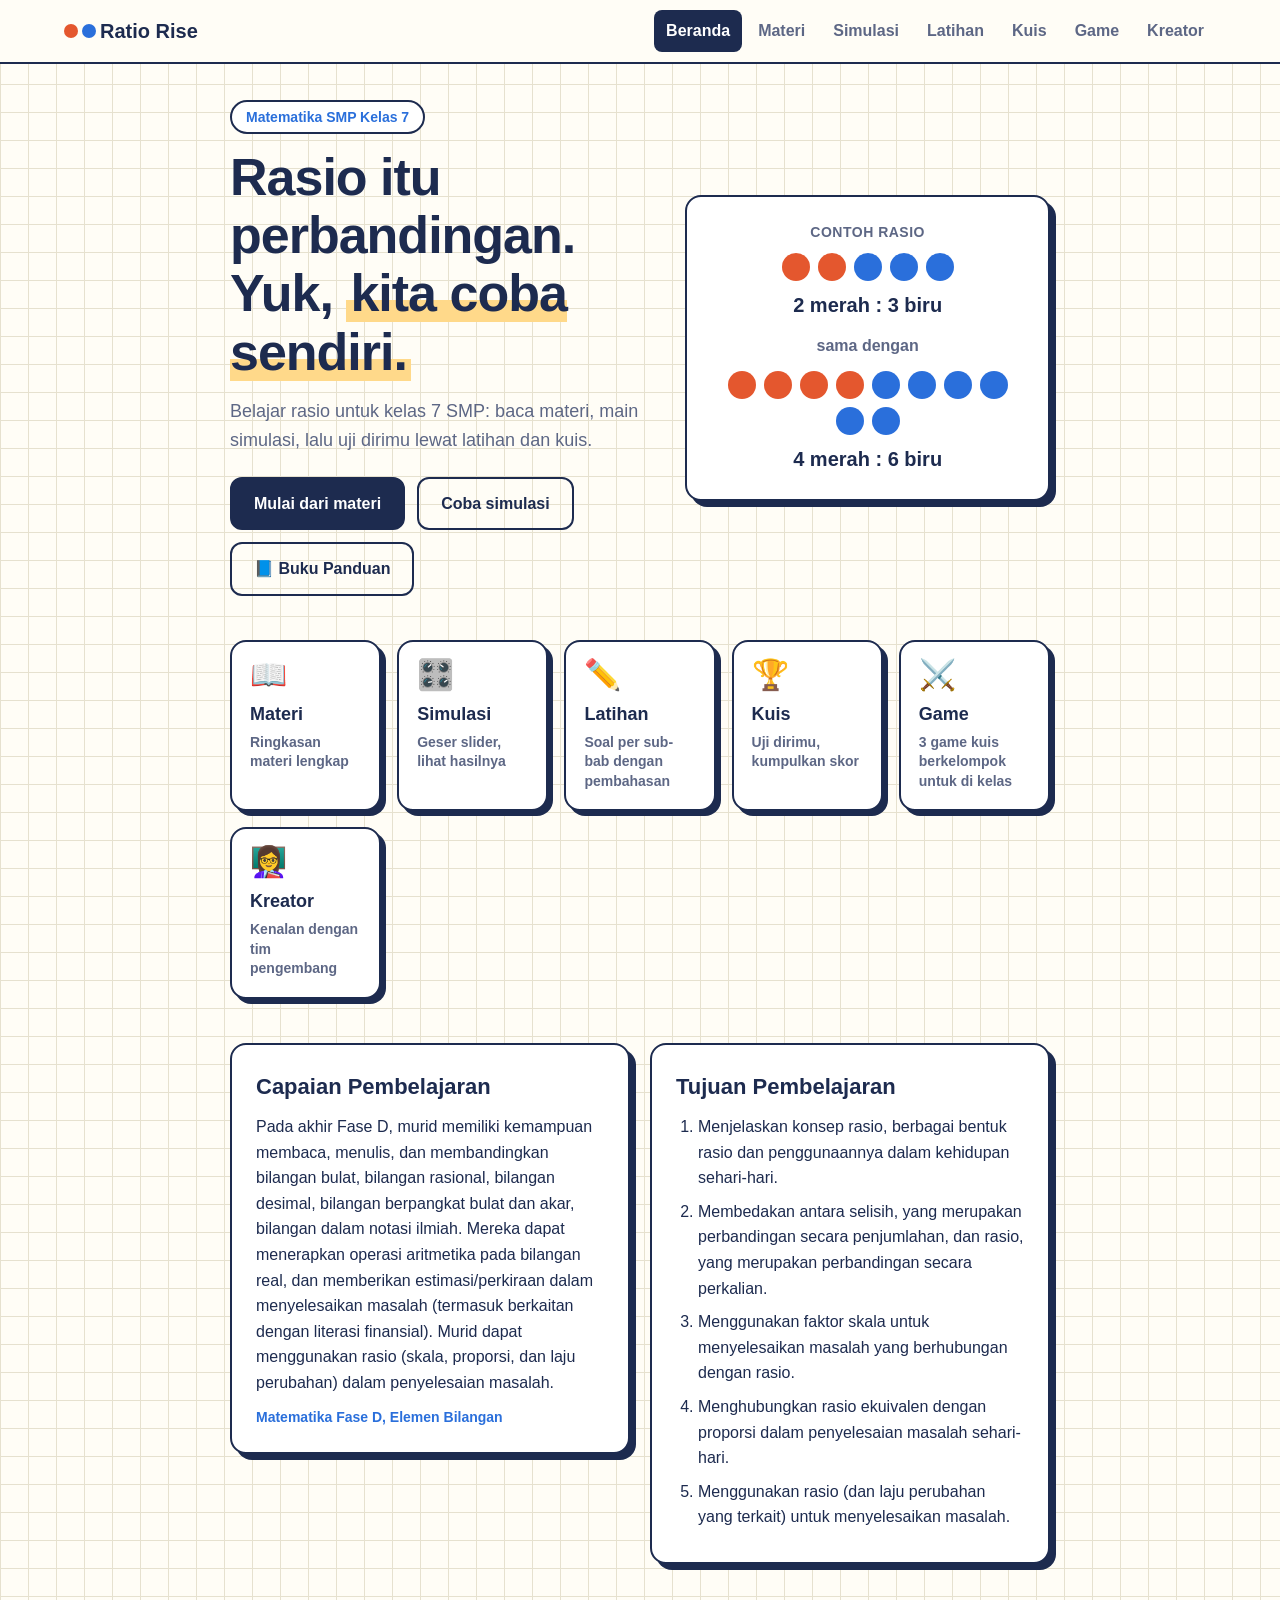
<file: index.html>
<!DOCTYPE html>
<html lang="id">
<head>
<meta charset="UTF-8">
<meta name="viewport" content="width=device-width, initial-scale=1.0">
<title>Ratio Rise - SMP Kelas 7</title>
<link rel="stylesheet" href="style.css">
</head>
<body>

<nav class="nav">
  <div class="brand"><span class="dot r"></span><span class="dot b"></span> Ratio Rise</div>
  <div class="links">
    <button data-page="home">Beranda</button>
    <button data-page="materi">Materi</button>
    <button data-page="simulasi">Simulasi</button>
    <button data-page="latihan">Latihan</button>
    <button data-page="kuis">Kuis</button>
    <button data-page="battle">Game</button>
    <button data-page="pembuat">Kreator</button>
  </div>
</nav>

<main>

<section id="home" class="page active">
  <div class="hero">
    <div class="hero-teks">
      <span class="chip">Matematika SMP Kelas 7</span>
      <h1>Rasio itu perbandingan.<br>Yuk, <span class="sorot">kita coba sendiri.</span></h1>
      <p class="lead">Belajar rasio untuk kelas 7 SMP: baca materi, main simulasi, lalu uji dirimu lewat latihan dan kuis.</p>
      <div class="row">
        <button class="btn" data-page="materi">Mulai dari materi</button>
        <button class="btn ghost" data-page="simulasi">Coba simulasi</button>
        <a class="btn ghost" href="Buku_Panduan_Media_Ratio_Rise.pdf" target="_blank" rel="noopener">📘 Buku Panduan</a>
      </div>
    </div>

    <div class="hero-demo card" aria-label="Contoh rasio 2 banding 3 sama dengan 4 banding 6">
      <p class="demo-judul">Contoh rasio</p>
      <div class="titik-baris">
        <span class="dot r mid"></span><span class="dot r mid"></span>
        <span class="dot b mid"></span><span class="dot b mid"></span><span class="dot b mid"></span>
      </div>
      <p class="demo-rasio">2 merah : 3 biru</p>
      <p class="demo-sama">sama dengan</p>
      <div class="titik-baris baris2">
        <span class="dot r mid"></span><span class="dot r mid"></span><span class="dot r mid"></span><span class="dot r mid"></span>
        <span class="dot b mid"></span><span class="dot b mid"></span><span class="dot b mid"></span><span class="dot b mid"></span><span class="dot b mid"></span><span class="dot b mid"></span>
      </div>
      <p class="demo-rasio">4 merah : 6 biru</p>
    </div>
  </div>

  <div class="fitur-grid">
    <button class="fitur" data-page="materi"><span class="ikon">📖</span><b>Materi</b><small>Ringkasan materi lengkap</small></button>
    <button class="fitur" data-page="simulasi"><span class="ikon">🎛️</span><b>Simulasi</b><small>Geser slider, lihat hasilnya</small></button>
    <button class="fitur" data-page="latihan"><span class="ikon">✏️</span><b>Latihan</b><small>Soal per sub-bab dengan pembahasan</small></button>
    <button class="fitur" data-page="kuis"><span class="ikon">🏆</span><b>Kuis</b><small>Uji dirimu, kumpulkan skor</small></button>
    <button class="fitur" data-page="battle"><span class="ikon">⚔️</span><b>Game</b><small>3 game kuis berkelompok untuk di kelas</small></button>
    <button class="fitur" data-page="pembuat"><span class="ikon">👩‍🏫</span><b>Kreator</b><small>Kenalan dengan tim pengembang</small></button>
  </div>

  <div class="cp-tp">
    <article class="card cp">
      <h3>Capaian Pembelajaran</h3>
      <p>Pada akhir Fase D, murid memiliki kemampuan membaca, menulis, dan membandingkan bilangan bulat, bilangan rasional, bilangan desimal, bilangan berpangkat bulat dan akar, bilangan dalam notasi ilmiah. Mereka dapat menerapkan operasi aritmetika pada bilangan real, dan memberikan estimasi/perkiraan dalam menyelesaikan masalah (termasuk berkaitan dengan literasi finansial). Murid dapat menggunakan rasio (skala, proporsi, dan laju perubahan) dalam penyelesaian masalah.</p>
      <p class="sumber">Matematika Fase D, Elemen Bilangan</p>
    </article>
    <article class="card tp">
      <h3>Tujuan Pembelajaran</h3>
      <ol>
        <li>Menjelaskan konsep rasio, berbagai bentuk rasio dan penggunaannya dalam kehidupan sehari-hari.</li>
        <li>Membedakan antara selisih, yang merupakan perbandingan secara penjumlahan, dan rasio, yang merupakan perbandingan secara perkalian.</li>
        <li>Menggunakan faktor skala untuk menyelesaikan masalah yang berhubungan dengan rasio.</li>
        <li>Menghubungkan rasio ekuivalen dengan proporsi dalam penyelesaian masalah sehari-hari.</li>
        <li>Menggunakan rasio (dan laju perubahan yang terkait) untuk menyelesaikan masalah.</li>
      </ol>
    </article>
  </div>
</section>

<section id="materi" class="page">
  <h2>Materi</h2>
  <p class="lead">Pilih satu bagian. Ringkasannya tampil di bawah, lalu slide lengkapnya bisa kamu baca atau unduh.</p>
  <div id="materi-menu" class="menu"></div>
  <div id="materi-isi" class="card"><p>Pilih salah satu bagian materi di atas.</p></div>
</section>

<section id="simulasi" class="page">
  <h2>Simulasi</h2>
  <p class="lead">Pilih satu simulasi, lalu geser slider untuk mencobanya sendiri.</p>

  <div class="menu sim-menu">
    <button data-sim="1" class="on">1. Konsep Rasio</button>
    <button data-sim="2">2. Selisih dan Rasio</button>
    <button data-sim="3">3. Faktor Skala</button>
    <button data-sim="4">4. Rasio Ekuivalen dan Proporsi</button>
    <button data-sim="5">5. Laju Perubahan</button>
  </div>

  <div class="card">

    <div id="sim-1" class="sim active">
      <p>Geser slider untuk mengubah jumlah bola merah dan biru, lalu lihat rasionya.</p>
      <label>Bola merah: <b id="n-r">3</b>
        <input type="range" id="s-r" min="1" max="20" value="3"></label>
      <label>Bola biru: <b id="n-b">5</b>
        <input type="range" id="s-b" min="1" max="20" value="5"></label>
      <div id="bola" class="bola" aria-live="polite"></div>
      <p class="hasil">Rasio merah : biru = <b id="r-asli">3 : 5</b></p>
      <p class="hasil">Bentuk paling sederhana = <b id="r-sederhana">3 : 5</b></p>
      <p id="r-catatan" class="catatan"></p>
    </div>

    <div id="sim-2" class="sim">
      <p>Dua bilangan A dan B dibandingkan lewat selisih dan rasio. Pilih operasi yang dilakukan pada keduanya, lalu lihat apa yang berubah.</p>
      <div class="subtabs" id="mode2">
        <button data-m="tambah" class="on">Penjumlahan</button>
        <button data-m="kurang">Selisih (pengurangan)</button>
        <button data-m="kali">Perkalian</button>
      </div>
      <label>Bilangan A: <b id="a2">4</b>
        <input type="range" id="s2a" min="1" max="15" value="4"></label>
      <label>Bilangan B: <b id="b2">8</b>
        <input type="range" id="s2b" min="1" max="15" value="8"></label>
      <label><span id="lab2">Keduanya ditambah</span>: <b id="t2">0</b>
        <input type="range" id="s2t" min="0" max="20" value="0"></label>
      <div class="batang"><span>A</span><div class="jalur"><div class="bar r" id="bar2a"></div></div><b id="v2a"></b></div>
      <div class="batang"><span>B</span><div class="jalur"><div class="bar b" id="bar2b"></div></div><b id="v2b"></b></div>
      <p class="hasil">Selisih: <b id="sel2"></b></p>
      <p class="hasil">Rasio A : B = <b id="ras2"></b></p>
      <p id="cat2" class="catatan"></p>
    </div>

    <div id="sim-3" class="sim">
      <div class="subtabs">
        <button data-sub="s3-faktor" class="on">Faktor skala</button>
        <button data-sub="s3-peta">Skala, JP, JS</button>
      </div>

      <div id="s3-faktor" class="sub active">
        <p>Persegi panjang awal berukuran 4 cm × 3 cm (garis putus-putus). Ubah faktor skalanya.</p>
        <label>Faktor skala: <b id="k3">1</b>
          <input type="range" id="s3" min="0.5" max="3" step="0.5" value="1"></label>
        <div class="kanvas"><div class="rect asli"></div><div class="rect" id="rect3"></div></div>
        <p class="hasil">Panjang: <b id="p3"></b></p>
        <p class="hasil">Lebar: <b id="l3"></b></p>
        <p id="c3" class="catatan"></p>
      </div>

      <div id="s3-peta" class="sub">
        <p>Skala = Jarak Peta (JP) : Jarak Sebenarnya (JS). Pilih yang dicari, lalu atur dua lainnya.</p>
        <label>Yang dicari:
          <select id="cari3">
            <option value="js">Jarak sebenarnya (JS)</option>
            <option value="jp">Jarak peta (JP)</option>
            <option value="skala">Skala</option>
          </select></label>
        <label>Skala: 1 :
          <select id="skala3">
            <option value="1000">1.000</option>
            <option value="10000">10.000</option>
            <option value="100000">100.000</option>
            <option value="200000" selected>200.000</option>
            <option value="500000">500.000</option>
          </select></label>
        <label>JP: <b id="vjp3">3</b> cm
          <input type="range" id="jp3" min="1" max="20" value="3"></label>
        <label>JS: <b id="vjs3">6</b> km
          <input type="range" id="js3" min="1" max="100" value="6"></label>
        <p class="hasil" id="hasil3"></p>
        <p class="catatan">Skala ditulis 1 : S, artinya 1 cm di peta mewakili S cm sebenarnya. Rumus: skala = JP ÷ JS, JP = JS × skala, JS = JP ÷ skala.</p>
      </div>
    </div>

    <div id="sim-4" class="sim">
      <div class="subtabs">
        <button data-sub="s4-eku" class="on">Rasio ekuivalen</button>
        <button data-sub="s4-proporsi">Proporsi</button>
        <button data-sub="s4-senilai">Perbandingan senilai</button>
        <button data-sub="s4-balik">Perbandingan berbalik nilai</button>
      </div>

      <div id="s4-eku" class="sub active">
        <p>Kalikan kedua bagian rasio dengan faktor yang sama, maka tabel rasio ekuivalen terisi otomatis.</p>
        <label>Rasio awal, bagian pertama: <b id="a4">2</b>
          <input type="range" id="s4a" min="1" max="9" value="2"></label>
        <label>Rasio awal, bagian kedua: <b id="b4">3</b>
          <input type="range" id="s4b" min="1" max="9" value="3"></label>
        <label>Faktor yang disorot: <b id="k4">2</b>
          <input type="range" id="s4k" min="1" max="6" value="2"></label>
        <table class="tabel" id="tabel4"></table>
        <p class="hasil" id="prop4"></p>
        <p class="catatan">Semua rasio di tabel senilai dengan rasio awal.</p>
      </div>

      <div id="s4-proporsi" class="sub">
        <p>Proporsi adalah pernyataan bahwa dua rasio bernilai sama: a : b = c : x. Atur a, b, dan c, lalu cari x dengan kali silang.</p>
        <label>a: <b id="pav">2</b>
          <input type="range" id="pa" min="1" max="9" value="2"></label>
        <label>b: <b id="pbv">3</b>
          <input type="range" id="pb" min="1" max="9" value="3"></label>
        <label>c: <b id="pcv">12</b>
          <input type="range" id="pc" min="1" max="20" value="12"></label>
        <p class="hasil" id="pr1"></p>
        <p class="hasil" id="pr2"></p>
        <p class="hasil" id="pr3"></p>
        <p class="catatan" id="cpr"></p>
      </div>

      <div id="s4-senilai" class="sub">
        <p>Perbandingan senilai: jika satu besaran bertambah, besaran lainnya ikut bertambah (dan sebaliknya). Contoh: makin banyak buku, makin besar harganya.</p>
        <label>Banyak buku awal: <b id="q1sv">3</b>
          <input type="range" id="q1s" min="1" max="10" value="3"></label>
        <label>Harga 1 buku: <b id="usv">Rp8.000</b>
          <input type="range" id="us" min="1" max="10" value="8"></label>
        <label>Banyak buku sekarang: <b id="q2sv">5</b>
          <input type="range" id="q2s" min="1" max="20" value="5"></label>
        <p class="hasil" id="rs1"></p>
        <p class="hasil" id="rs2"></p>
        <p class="hasil" id="rs3"></p>
        <p class="hasil" id="rs4"></p>
        <p class="catatan" id="cs"></p>
      </div>

      <div id="s4-balik" class="sub">
        <p>Perbandingan berbalik nilai: jika satu besaran bertambah, besaran lainnya berkurang (dan sebaliknya). Contoh: makin banyak pekerja, makin sedikit hari yang dibutuhkan.</p>
        <label>Pekerja awal: <b id="p1bv">6</b> orang
          <input type="range" id="p1b" min="1" max="12" value="6"></label>
        <label>Lama pekerjaan awal: <b id="h1bv">12</b> hari
          <input type="range" id="h1b" min="1" max="30" value="12"></label>
        <label>Pekerja sekarang: <b id="p2bv">12</b> orang
          <input type="range" id="p2b" min="1" max="24" value="12"></label>
        <p class="hasil" id="rb1"></p>
        <p class="hasil" id="rb2"></p>
        <p class="hasil" id="rb3"></p>
        <p class="catatan" id="cb"></p>
      </div>
    </div>

    <div id="sim-5" class="sim">
      <p>Atur laju mobil, lalu tekan Jalankan. Grafik jarak terhadap waktu ikut tergambar.</p>
      <label>Laju: <b id="v5">40</b> km/jam
        <input type="range" id="s5" min="10" max="100" step="10" value="40"></label>
      <div class="jalan"><div class="mobil" id="mobil5"></div></div>
      <canvas id="grafik5" width="480" height="260" aria-label="Grafik jarak terhadap waktu"></canvas>
      <button class="btn" id="go5">Jalankan</button>
      <p class="hasil" id="info5"></p>
    </div>

  </div>
</section>

<section id="latihan" class="page">
  <h2>Latihan Soal</h2>
  <p class="lead">Jawaban langsung diperiksa dan dibahas, jadi kamu bisa belajar dari tiap soal.</p>
  <div id="latihan-box" class="card"></div>
</section>

<section id="kuis" class="page">
  <h2>Kuis</h2>
  <p class="lead">Jawab semua soal, lalu lihat skor akhirmu.</p>
  <div id="kuis-box" class="card"></div>
</section>

<section id="battle" class="page">
  <h2>Game Kelompok</h2>
  <p class="lead">Pilih satu game untuk dimainkan di kelas bersama kelompokmu. Guru bisa membukanya di tab baru lewat layar proyektor.</p>

  <div class="game-grid">
    <article class="card game" data-game="rasio-battle/index.html" data-nama="Rasio Battle">
      <span class="ikon">⚔️</span>
      <h3>Rasio Battle</h3>
      <p>50 soal pilihan ganda bab rasio. Pilih nomor di papan, kumpulkan poin, jaga nyawa, dan lempar soal yang salah ke kelompok lain.</p>
      <div class="game-aksi">
        <a class="btn" href="rasio-battle/index.html" target="_blank" rel="noopener">Tab baru ↗</a>
        <button class="btn ghost" type="button">Tampilkan di sini</button>
      </div>
    </article>

    <article class="card game" data-game="laju-battle/index.html" data-nama="Laju Perubahan Battle">
      <span class="ikon">🚗</span>
      <h3>Laju Perubahan Battle</h3>
      <p>50 soal pilihan ganda khusus laju perubahan satuan, dengan aturan main dan sistem poin yang sama seperti Rasio Battle.</p>
      <div class="game-aksi">
        <a class="btn" href="laju-battle/index.html" target="_blank" rel="noopener">Tab baru ↗</a>
        <button class="btn ghost" type="button">Tampilkan di sini</button>
      </div>
    </article>

    <article class="card game" data-game="tirai-soal/index.html" data-nama="Tirai Soal">
      <span class="ikon">🎭</span>
      <h3>Tirai Soal</h3>
      <p>Game pilih tirai, jawab sebelum waktu habis. Guru bisa <b>mengunggah atau mengetik soal sendiri</b>, jadi bisa dipakai untuk materi apa pun.</p>
      <div class="game-aksi">
        <a class="btn" href="tirai-soal/index.html" target="_blank" rel="noopener">Tab baru ↗</a>
        <button class="btn ghost" type="button">Tampilkan di sini</button>
      </div>
    </article>
  </div>

  <div id="battle-wrap" class="card" hidden>
    <div class="battle-bar">
      <b id="battle-judul"></b>
      <button class="btn ghost" id="battle-tutup" type="button">Tutup</button>
    </div>
    <iframe id="battle-frame" title="Game" allow="fullscreen"></iframe>
  </div>
</section>

<section id="pembuat" class="page">
  <h2>Kreator</h2>
  <p class="lead">Website pembelajaran ini disusun oleh mahasiswa Pendidikan Matematika UNNES, dengan bimbingan guru pamong dan dosen pembimbing.</p>

  <h3 class="grup">Pengembang</h3>
  <div class="creator-grid">
    <article class="creator">
      <img src="creator1.png" alt="Foto Farah Rahma Fakhira" loading="lazy">
      <h4>Farah Rahma Fakhira</h4>
      <p>Mahasiswa Pendidikan Matematika</p>
      <p class="inst">UNNES LANTIP 8<br>SMP Negeri 39 Semarang</p>
    </article>
    <article class="creator">
      <img src="creator2.png" alt="Foto Elsabila Nurbaity" loading="lazy">
      <h4>Elsabila Nurbaity</h4>
      <p>Mahasiswa Pendidikan Matematika</p>
      <p class="inst">UNNES LANTIP 8<br>SMP Negeri 39 Semarang</p>
    </article>
  </div>

  <h3 class="grup">Pembimbing</h3>
  <div class="creator-grid">
    <article class="creator">
      <img src="gumong.png" alt="Foto Puji Susanti, S.Pd." loading="lazy">
      <h4>Puji Susanti, S.Pd.</h4>
      <p>Guru Pamong Pendidikan Matematika</p>
      <p class="inst">UNNES LANTIP 8<br>SMP Negeri 39 Semarang</p>
    </article>
    <article class="creator">
      <img src="dosenpembimbing.png" alt="Foto Ahmad Badawi, S.Pd., M.Pd." loading="lazy">
      <h4>Ahmad Badawi, S.Pd., M.Pd.</h4>
      <p>Dosen Pembimbing Pendidikan Matematika</p>
      <p class="inst">UNNES LANTIP 8<br>SMP Negeri 39 Semarang</p>
    </article>
  </div>
</section>

</main>

<script src="script.js"></script>
</body>
</html>
</file>
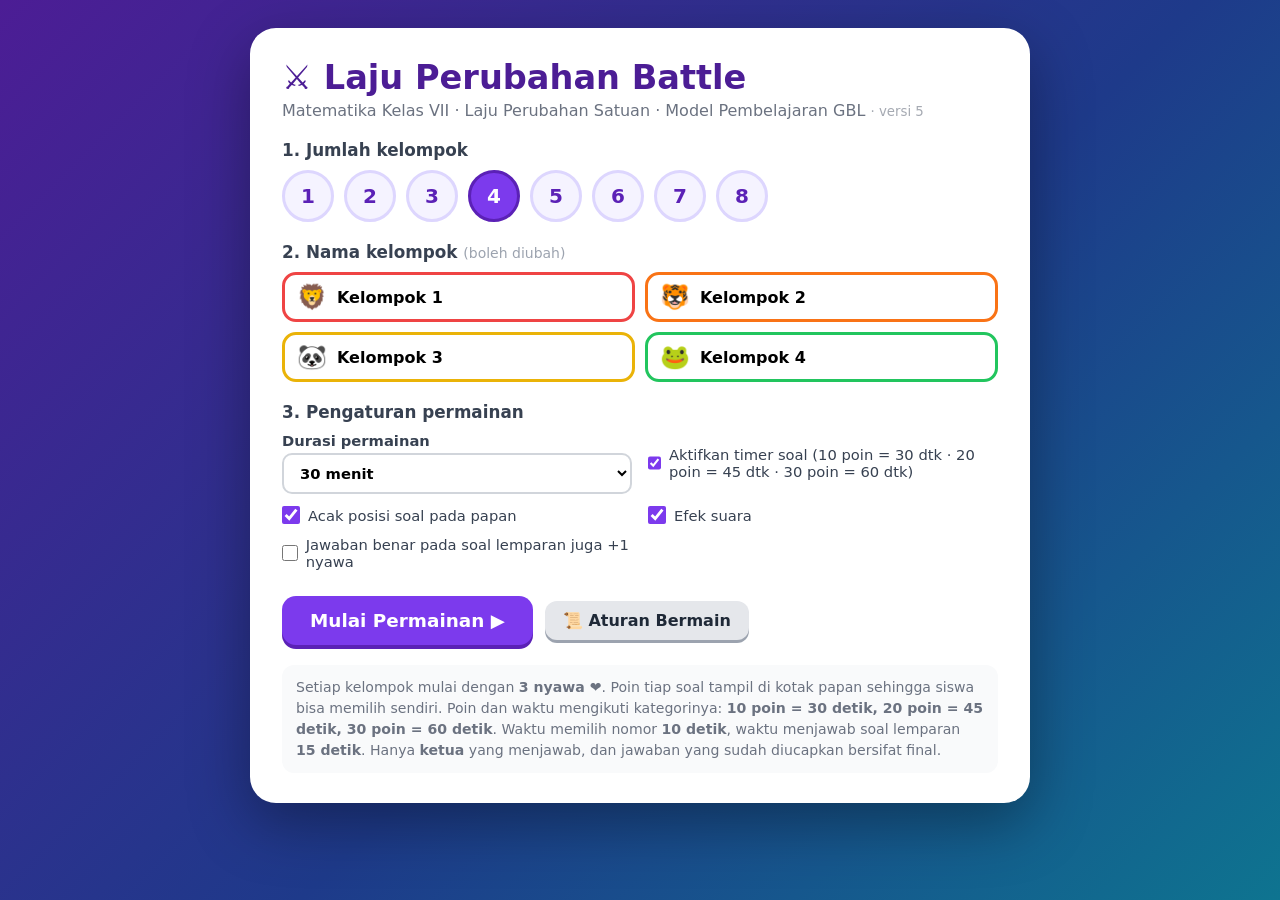
<file: laju-battle/index.html>
<!DOCTYPE html>
<html lang="id">
<head>
  <meta charset="utf-8">
  <meta name="viewport" content="width=device-width, initial-scale=1">
  <title>Laju Perubahan Battle – Kelas VII (TGT)</title>
  <link rel="stylesheet" href="style.css?v=5">
</head>
<body>

  <!-- ============ LAYAR 1: PENGATURAN ============ -->
  <section id="setup" class="screen active">
    <div class="setup-card">
      <h1>⚔️ Laju Perubahan Battle</h1>
      <p class="sub">Matematika Kelas VII · Laju Perubahan Satuan · Model Pembelajaran GBL <small style="opacity:.6">· versi 5</small></p>

      <h2>1. Jumlah kelompok</h2>
      <div id="teamCountBtns" class="count-btns"></div>

      <h2>2. Nama kelompok <small>(boleh diubah)</small></h2>
      <div id="teamNames" class="team-names"></div>

      <h2>3. Pengaturan permainan</h2>
      <div class="settings">
        <label>Durasi permainan
          <select id="optGameTime">
            <option value="0">Tanpa batas (sampai 50 soal habis)</option>
            <option value="10">10 menit</option>
            <option value="15">15 menit</option>
            <option value="20">20 menit</option>
            <option value="30" selected>30 menit</option>
            <option value="45">45 menit</option>
            <option value="60">60 menit</option>
          </select>
        </label>
        <label class="check"><input type="checkbox" id="optTimerOn" checked> Aktifkan timer soal (10 poin = 30 dtk · 20 poin = 45 dtk · 30 poin = 60 dtk)</label>
        <label class="check"><input type="checkbox" id="optShuffle" checked> Acak posisi soal pada papan</label>
        <label class="check"><input type="checkbox" id="optSound" checked> Efek suara</label>
        <label class="check"><input type="checkbox" id="optThrowLife"> Jawaban benar pada soal lemparan juga +1 nyawa</label>
      </div>

      <div class="actions">
        <button id="btnStart" class="btn primary big" type="button">Mulai Permainan ▶</button>
        <button id="btnResume" class="btn" type="button" hidden>↩ Lanjutkan permainan terakhir</button>
        <button id="btnRulesSetup" class="btn" type="button">📜 Aturan Bermain</button>
      </div>

      <p class="hint">Setiap kelompok mulai dengan <b>3 nyawa ❤️</b>. Poin tiap soal tampil di kotak papan sehingga siswa bisa memilih sendiri. Poin dan waktu mengikuti kategorinya: <b>10 poin = 30 detik, 20 poin = 45 detik, 30 poin = 60 detik</b>. Waktu memilih nomor <b>10 detik</b>, waktu menjawab soal lemparan <b>15 detik</b>. Hanya <b>ketua</b> yang menjawab, dan jawaban yang sudah diucapkan bersifat final.</p>
    </div>
  </section>

  <!-- ============ LAYAR 2: PAPAN PERMAINAN ============ -->
  <section id="game" class="screen">
    <header class="topbar">
      <div id="turnInfo" class="turn-info"></div>
      <div class="top-actions">
        <span id="pickTimer" class="clock pick" hidden></span>
        <span id="gameClock" class="clock" hidden></span>
        <span id="progress" class="progress"></span>
        <button id="btnRandom" class="btn small" type="button" title="Guru memilih nomor secara acak">🎲 Acak</button>
        <button id="btnPause" class="btn small" type="button">⏸ Jeda</button>
        <button id="btnRules" class="btn small ghost" type="button">📜 Aturan</button>
        <button id="btnFinish" class="btn small" type="button">🏁 Akhiri</button>
        <button id="btnMenu" class="btn small ghost" type="button">⚙ Menu</button>
      </div>
    </header>

    <main id="board" class="board" aria-label="Papan soal"></main>

    <footer id="scoreboard" class="scoreboard" aria-label="Skor kelompok"></footer>
  </section>

  <!-- ============ LAYAR 3: HASIL ============ -->
  <section id="result" class="screen">
    <div class="result-card">
      <h1 id="resultTitle">🏆 Permainan Selesai!</h1>
      <p id="resultSub" class="sub"></p>
      <ol id="rankList" class="rank-list"></ol>
      <button id="btnAgain" class="btn primary big" type="button">🔄 Main Lagi</button>
    </div>
  </section>

  <!-- ============ MODAL SOAL ============ -->
  <div id="modal" class="modal" hidden>
    <div id="modalBox" class="modal-box" tabindex="-1" role="dialog" aria-modal="true" aria-labelledby="qText">
      <div class="modal-head">
        <span id="qBadge" class="badge"></span>
        <span id="qPts" class="pts-chip"></span>
        <span id="qTurn" class="turn-chip"></span>
        <div id="timerWrap" class="timer" hidden>
          <div class="timer-track"><div id="timerBar" class="timer-bar"></div></div>
          <span id="timerText" class="timer-text"></span>
        </div>
        <span id="gameClockModal" class="clock" hidden></span>
        <button id="btnPauseModal" class="icon-btn" type="button" title="Jeda / lanjutkan waktu (P)">⏸</button>
        <button id="btnClose" class="icon-btn" type="button" title="Tutup (Esc)">✕</button>
      </div>
      <div id="timeUpBanner" class="banner" hidden>⏰ Waktu permainan habis — selesaikan soal ini, lalu hasil akhir ditampilkan.</div>

      <p id="qText" class="q-text"></p>
      <div id="qOptions" class="options"></div>

      <div id="answerControls" class="controls">
        <div class="control-btns">
          <button id="btnLock" class="btn primary big" type="button" disabled>Kunci Jawaban Ketua ✔</button>
          <button id="btnGiveUp" class="btn" type="button">⏱ Waktu habis / tidak menjawab</button>
        </div>
        <p class="control-hint">Klik pilihan yang disebut <b>ketua</b> (atau tekan A–D), lalu <b>Kunci Jawaban</b>. Jawaban ketua bersifat final. Jika waktu habis, timer hanya menjadi penanda — guru tetap bisa mengunci jawaban, atau tekan <b>Waktu habis / tidak menjawab</b> untuk melempar soal.</p>
      </div>

      <div id="wrongBox" class="award wrong" hidden>
        <div id="wrongMsg" class="award-title"></div>
        <p class="control-hint">Ketua kelompok yang mau menjawab mengangkat tangan → klik kelompoknya. Jika lebih dari satu, guru melakukan <b>Spin</b>.</p>
        <div id="throwList" class="throw-list"></div>
        <div class="control-btns">
          <button id="btnSpin" class="btn primary" type="button" disabled>Pilih kelompok dulu</button>
          <button id="btnNobody" class="btn" type="button">🙅 Tidak ada yang mau menjawab</button>
        </div>
      </div>

      <div id="explain" class="explain" hidden></div>

      <div id="nextBox" class="modal-actions" hidden>
        <button id="btnNext" class="btn primary big" type="button">Lanjut ▶</button>
      </div>
    </div>
  </div>

  <!-- ============ MODAL ATURAN ============ -->
  <div id="rulesModal" class="modal" hidden>
    <div class="modal-box rules-box" role="dialog" aria-modal="true" aria-label="Aturan bermain">
      <h2 class="rules-title">📜 Aturan Bermain</h2>
      <ol class="rules-list">
        <li>Kelompok yang mendapat giliran menyebut nomor soal (maksimal 10 detik; lewat itu guru memilih acak). Nomor yang sudah dibuka tidak bisa dipilih lagi. Akan ada 3 kategori soal: <b>poin 30 dengan waktu 60 detik</b>, <b>poin 20 dengan waktu 45 detik</b>, dan <b>poin 10 dengan waktu 30 detik</b>.</li>
        <li>Soal ditampilkan dan timer berjalan. Hanya ketua yang menjawab: angkat tangan, lalu sebut jawaban. Selain ketua, jawaban lain tidak dihitung, dan jawaban ketua yang sudah diucapkan bersifat final.</li>
        <li><b>Benar:</b> poin sesuai kategori dan nyawa +1 (maksimal 3). <b>Salah:</b> nyawa −1, poin tetap, soal dilempar. <b>Waktu habis:</b> tidak ada pengurangan apa pun, soal dilempar.</li>
        <li>Ketua kelompok yang mau menjawab soal lemparan mengangkat tangan. Jika lebih dari satu, guru melakukan spin.</li>
        <li>Kelompok terpilih soal lemparan menjawab dalam 15 detik dengan poin penuh. Jika salah, nyawa −1 dan soal dilempar lagi ke kelompok yang belum mencoba.</li>
        <li>Soal selesai setelah ada yang benar atau tidak ada yang mau menjawab. Guru membahas jawabannya singkat.</li>
        <li>Kelompok dengan nyawa 0 tidak boleh memilih soal, tetapi masih bisa ikut soal lemparan.</li>
        <li>Permainan berakhir saat waktu habis. Pemenang: poin tertinggi; jika seri, nyawa terbanyak.</li>
        <li>Dilarang berteriak, membocorkan jawaban, dan tidak ikut berdiskusi.</li>
        <li>Keputusan guru bersifat final.</li>
      </ol>
      <div class="modal-actions"><button id="btnRulesClose" class="btn primary" type="button">Tutup</button></div>
    </div>
  </div>

  <div id="toast" class="toast" hidden></div>

  <script src="soal.js?v=5"></script>
  <script src="script.js?v=5"></script>
</body>
</html>
</file>
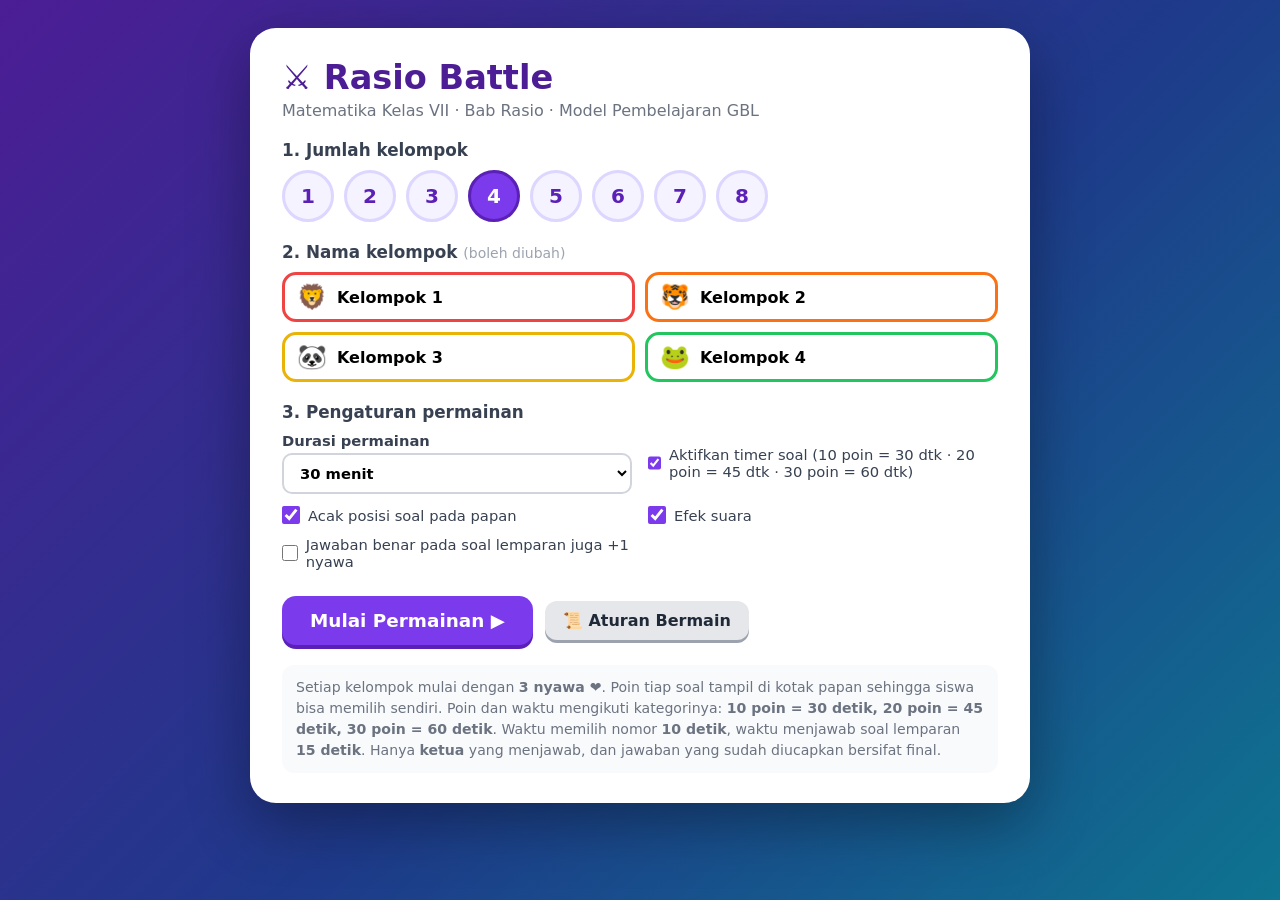
<file: rasio-battle/index.html>
<!DOCTYPE html>
<html lang="id">
<head>
  <meta charset="utf-8">
  <meta name="viewport" content="width=device-width, initial-scale=1">
  <title>Rasio Battle – Kelas VII (TGT)</title>
  <link rel="stylesheet" href="style.css?v=1">
</head>
<body>

  <!-- ============ LAYAR 1: PENGATURAN ============ -->
  <section id="setup" class="screen active">
    <div class="setup-card">
      <h1>⚔️ Rasio Battle</h1>
      <p class="sub">Matematika Kelas VII · Bab Rasio · Model Pembelajaran GBL</p>

      <h2>1. Jumlah kelompok</h2>
      <div id="teamCountBtns" class="count-btns"></div>

      <h2>2. Nama kelompok <small>(boleh diubah)</small></h2>
      <div id="teamNames" class="team-names"></div>

      <h2>3. Pengaturan permainan</h2>
      <div class="settings">
        <label>Durasi permainan
          <select id="optGameTime">
            <option value="0">Tanpa batas (sampai 50 soal habis)</option>
            <option value="10">10 menit</option>
            <option value="15">15 menit</option>
            <option value="20">20 menit</option>
            <option value="30" selected>30 menit</option>
            <option value="45">45 menit</option>
            <option value="60">60 menit</option>
          </select>
        </label>
        <label class="check"><input type="checkbox" id="optTimerOn" checked> Aktifkan timer soal (10 poin = 30 dtk · 20 poin = 45 dtk · 30 poin = 60 dtk)</label>
        <label class="check"><input type="checkbox" id="optShuffle" checked> Acak posisi soal pada papan</label>
        <label class="check"><input type="checkbox" id="optSound" checked> Efek suara</label>
        <label class="check"><input type="checkbox" id="optThrowLife"> Jawaban benar pada soal lemparan juga +1 nyawa</label>
      </div>

      <div class="actions">
        <button id="btnStart" class="btn primary big" type="button">Mulai Permainan ▶</button>
        <button id="btnResume" class="btn" type="button" hidden>↩ Lanjutkan permainan terakhir</button>
        <button id="btnRulesSetup" class="btn" type="button">📜 Aturan Bermain</button>
      </div>

      <p class="hint">Setiap kelompok mulai dengan <b>3 nyawa ❤️</b>. Poin tiap soal tampil di kotak papan sehingga siswa bisa memilih sendiri. Poin dan waktu mengikuti kategorinya: <b>10 poin = 30 detik, 20 poin = 45 detik, 30 poin = 60 detik</b>. Waktu memilih nomor <b>10 detik</b>, waktu menjawab soal lemparan <b>15 detik</b>. Hanya <b>ketua</b> yang menjawab, dan jawaban yang sudah diucapkan bersifat final.</p>
    </div>
  </section>

  <!-- ============ LAYAR 2: PAPAN PERMAINAN ============ -->
  <section id="game" class="screen">
    <header class="topbar">
      <div id="turnInfo" class="turn-info"></div>
      <div class="top-actions">
        <span id="pickTimer" class="clock pick" hidden></span>
        <span id="gameClock" class="clock" hidden></span>
        <span id="progress" class="progress"></span>
        <button id="btnRandom" class="btn small" type="button" title="Guru memilih nomor secara acak">🎲 Acak</button>
        <button id="btnPause" class="btn small" type="button">⏸ Jeda</button>
        <button id="btnRules" class="btn small ghost" type="button">📜 Aturan</button>
        <button id="btnFinish" class="btn small" type="button">🏁 Akhiri</button>
        <button id="btnMenu" class="btn small ghost" type="button">⚙ Menu</button>
      </div>
    </header>

    <main id="board" class="board" aria-label="Papan soal"></main>

    <footer id="scoreboard" class="scoreboard" aria-label="Skor kelompok"></footer>
  </section>

  <!-- ============ LAYAR 3: HASIL ============ -->
  <section id="result" class="screen">
    <div class="result-card">
      <h1 id="resultTitle">🏆 Permainan Selesai!</h1>
      <p id="resultSub" class="sub"></p>
      <ol id="rankList" class="rank-list"></ol>
      <button id="btnAgain" class="btn primary big" type="button">🔄 Main Lagi</button>
    </div>
  </section>

  <!-- ============ MODAL SOAL ============ -->
  <div id="modal" class="modal" hidden>
    <div id="modalBox" class="modal-box" tabindex="-1" role="dialog" aria-modal="true" aria-labelledby="qText">
      <div class="modal-head">
        <span id="qBadge" class="badge"></span>
        <span id="qPts" class="pts-chip"></span>
        <span id="qTurn" class="turn-chip"></span>
        <div id="timerWrap" class="timer" hidden>
          <div class="timer-track"><div id="timerBar" class="timer-bar"></div></div>
          <span id="timerText" class="timer-text"></span>
        </div>
        <span id="gameClockModal" class="clock" hidden></span>
        <button id="btnPauseModal" class="icon-btn" type="button" title="Jeda / lanjutkan waktu (P)">⏸</button>
        <button id="btnClose" class="icon-btn" type="button" title="Tutup (Esc)">✕</button>
      </div>
      <div id="timeUpBanner" class="banner" hidden>⏰ Waktu permainan habis — selesaikan soal ini, lalu hasil akhir ditampilkan.</div>

      <p id="qText" class="q-text"></p>
      <div id="qOptions" class="options"></div>

      <div id="answerControls" class="controls">
        <div class="control-btns">
          <button id="btnLock" class="btn primary big" type="button" disabled>Kunci Jawaban Ketua ✔</button>
          <button id="btnGiveUp" class="btn" type="button">⏱ Waktu habis / tidak menjawab</button>
        </div>
        <p class="control-hint">Klik pilihan yang disebut <b>ketua</b> (atau tekan A–D), lalu <b>Kunci Jawaban</b>. Jawaban ketua bersifat final. Jika waktu habis, timer hanya menjadi penanda — guru tetap bisa mengunci jawaban, atau tekan <b>Waktu habis / tidak menjawab</b> untuk melempar soal.</p>
      </div>

      <div id="wrongBox" class="award wrong" hidden>
        <div id="wrongMsg" class="award-title"></div>
        <p class="control-hint">Ketua kelompok yang mau menjawab mengangkat tangan → klik kelompoknya. Jika lebih dari satu, guru melakukan <b>Spin</b>.</p>
        <div id="throwList" class="throw-list"></div>
        <div class="control-btns">
          <button id="btnSpin" class="btn primary" type="button" disabled>Pilih kelompok dulu</button>
          <button id="btnNobody" class="btn" type="button">🙅 Tidak ada yang mau menjawab</button>
        </div>
      </div>

      <div id="explain" class="explain" hidden></div>

      <div id="nextBox" class="modal-actions" hidden>
        <button id="btnNext" class="btn primary big" type="button">Lanjut ▶</button>
      </div>
    </div>
  </div>

  <!-- ============ MODAL ATURAN ============ -->
  <div id="rulesModal" class="modal" hidden>
    <div class="modal-box rules-box" role="dialog" aria-modal="true" aria-label="Aturan bermain">
      <h2 class="rules-title">📜 Aturan Bermain</h2>
      <ol class="rules-list">
        <li>Kelompok yang mendapat giliran menyebut nomor soal (maksimal 10 detik; lewat itu guru memilih acak). Nomor yang sudah dibuka tidak bisa dipilih lagi. Akan ada 3 kategori soal: <b>poin 30 dengan waktu 60 detik</b>, <b>poin 20 dengan waktu 45 detik</b>, dan <b>poin 10 dengan waktu 30 detik</b>.</li>
        <li>Soal ditampilkan dan timer berjalan. Hanya ketua yang menjawab: angkat tangan, lalu sebut jawaban. Selain ketua, jawaban lain tidak dihitung, dan jawaban ketua yang sudah diucapkan bersifat final.</li>
        <li><b>Benar:</b> poin sesuai kategori dan nyawa +1 (maksimal 3). <b>Salah:</b> nyawa −1, poin tetap, soal dilempar. <b>Waktu habis:</b> tidak ada pengurangan apa pun, soal dilempar.</li>
        <li>Ketua kelompok yang mau menjawab soal lemparan mengangkat tangan. Jika lebih dari satu, guru melakukan spin.</li>
        <li>Kelompok terpilih soal lemparan menjawab dalam 15 detik dengan poin penuh. Jika salah, nyawa −1 dan soal dilempar lagi ke kelompok yang belum mencoba.</li>
        <li>Soal selesai setelah ada yang benar atau tidak ada yang mau menjawab. Guru membahas jawabannya singkat.</li>
        <li>Kelompok dengan nyawa 0 tidak boleh memilih soal, tetapi masih bisa ikut soal lemparan.</li>
        <li>Permainan berakhir saat waktu habis. Pemenang: poin tertinggi; jika seri, nyawa terbanyak.</li>
        <li>Dilarang berteriak, membocorkan jawaban, dan tidak ikut berdiskusi.</li>
        <li>Keputusan guru bersifat final.</li>
      </ol>
      <div class="modal-actions"><button id="btnRulesClose" class="btn primary" type="button">Tutup</button></div>
    </div>
  </div>

  <div id="toast" class="toast" hidden></div>

  <script src="soal.js?v=1"></script>
  <script src="script.js?v=1"></script>
</body>
</html>
</file>
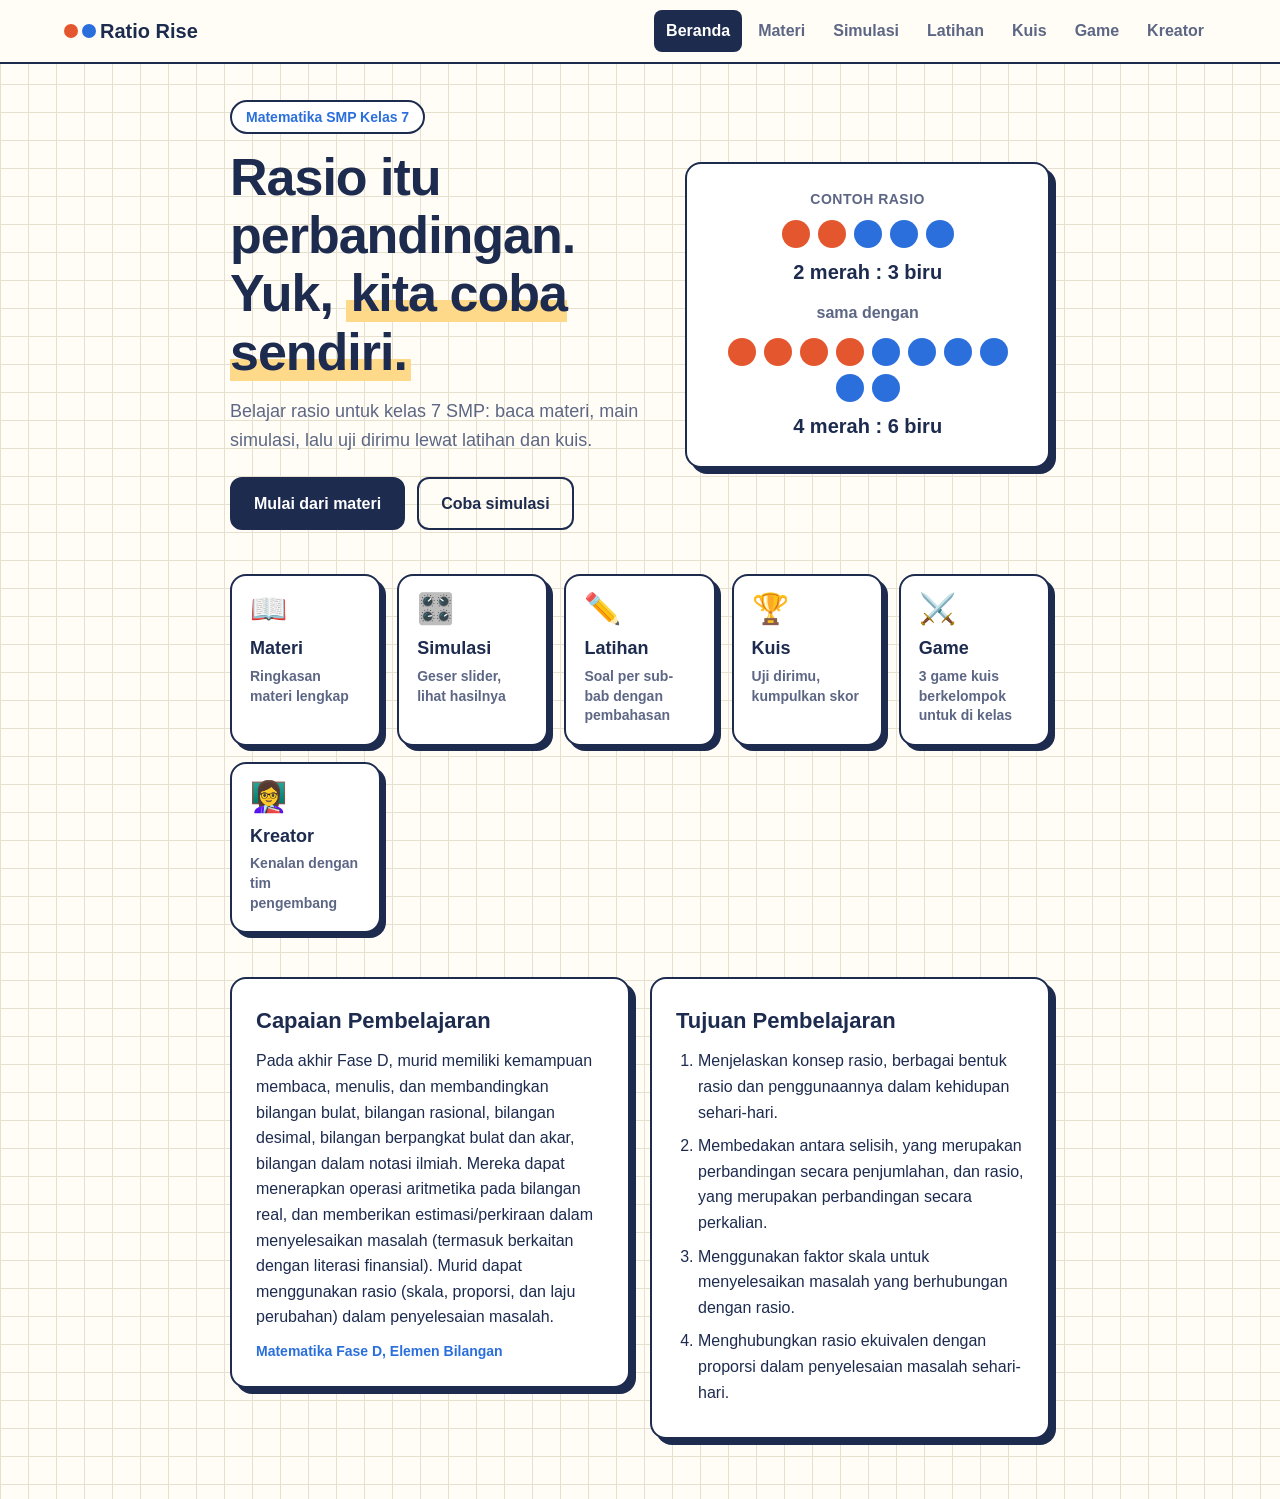
<file: indexXX.html>
<!DOCTYPE html>
<html lang="id">
<head>
<meta charset="UTF-8">
<meta name="viewport" content="width=device-width, initial-scale=1.0">
<title>Ratio Rise - SMP Kelas 7</title>
<link rel="stylesheet" href="style.css">
</head>
<body>

<nav class="nav">
  <div class="brand"><span class="dot r"></span><span class="dot b"></span> Ratio Rise</div>
  <div class="links">
    <button data-page="home">Beranda</button>
    <button data-page="materi">Materi</button>
    <button data-page="simulasi">Simulasi</button>
    <button data-page="latihan">Latihan</button>
    <button data-page="kuis">Kuis</button>
    <button data-page="battle">Game</button>
    <button data-page="pembuat">Kreator</button>
  </div>
</nav>

<main>

<section id="home" class="page active">
  <div class="hero">
    <div class="hero-teks">
      <span class="chip">Matematika SMP Kelas 7</span>
      <h1>Rasio itu perbandingan.<br>Yuk, <span class="sorot">kita coba sendiri.</span></h1>
      <p class="lead">Belajar rasio untuk kelas 7 SMP: baca materi, main simulasi, lalu uji dirimu lewat latihan dan kuis.</p>
      <div class="row">
        <button class="btn" data-page="materi">Mulai dari materi</button>
        <button class="btn ghost" data-page="simulasi">Coba simulasi</button>
      </div>
    </div>

    <div class="hero-demo card" aria-label="Contoh rasio 2 banding 3 sama dengan 4 banding 6">
      <p class="demo-judul">Contoh rasio</p>
      <div class="titik-baris">
        <span class="dot r mid"></span><span class="dot r mid"></span>
        <span class="dot b mid"></span><span class="dot b mid"></span><span class="dot b mid"></span>
      </div>
      <p class="demo-rasio">2 merah : 3 biru</p>
      <p class="demo-sama">sama dengan</p>
      <div class="titik-baris baris2">
        <span class="dot r mid"></span><span class="dot r mid"></span><span class="dot r mid"></span><span class="dot r mid"></span>
        <span class="dot b mid"></span><span class="dot b mid"></span><span class="dot b mid"></span><span class="dot b mid"></span><span class="dot b mid"></span><span class="dot b mid"></span>
      </div>
      <p class="demo-rasio">4 merah : 6 biru</p>
    </div>
  </div>

  <div class="fitur-grid">
    <button class="fitur" data-page="materi"><span class="ikon">📖</span><b>Materi</b><small>Ringkasan materi lengkap</small></button>
    <button class="fitur" data-page="simulasi"><span class="ikon">🎛️</span><b>Simulasi</b><small>Geser slider, lihat hasilnya</small></button>
    <button class="fitur" data-page="latihan"><span class="ikon">✏️</span><b>Latihan</b><small>Soal per sub-bab dengan pembahasan</small></button>
    <button class="fitur" data-page="kuis"><span class="ikon">🏆</span><b>Kuis</b><small>Uji dirimu, kumpulkan skor</small></button>
    <button class="fitur" data-page="battle"><span class="ikon">⚔️</span><b>Game</b><small>3 game kuis berkelompok untuk di kelas</small></button>
    <button class="fitur" data-page="pembuat"><span class="ikon">👩‍🏫</span><b>Kreator</b><small>Kenalan dengan tim pengembang</small></button>
  </div>

  <div class="cp-tp">
    <article class="card cp">
      <h3>Capaian Pembelajaran</h3>
      <p>Pada akhir Fase D, murid memiliki kemampuan membaca, menulis, dan membandingkan bilangan bulat, bilangan rasional, bilangan desimal, bilangan berpangkat bulat dan akar, bilangan dalam notasi ilmiah. Mereka dapat menerapkan operasi aritmetika pada bilangan real, dan memberikan estimasi/perkiraan dalam menyelesaikan masalah (termasuk berkaitan dengan literasi finansial). Murid dapat menggunakan rasio (skala, proporsi, dan laju perubahan) dalam penyelesaian masalah.</p>
      <p class="sumber">Matematika Fase D, Elemen Bilangan</p>
    </article>
    <article class="card tp">
      <h3>Tujuan Pembelajaran</h3>
      <ol>
        <li>Menjelaskan konsep rasio, berbagai bentuk rasio dan penggunaannya dalam kehidupan sehari-hari.</li>
        <li>Membedakan antara selisih, yang merupakan perbandingan secara penjumlahan, dan rasio, yang merupakan perbandingan secara perkalian.</li>
        <li>Menggunakan faktor skala untuk menyelesaikan masalah yang berhubungan dengan rasio.</li>
        <li>Menghubungkan rasio ekuivalen dengan proporsi dalam penyelesaian masalah sehari-hari.</li>
      </ol>
    </article>
  </div>
</section>

<section id="materi" class="page">
  <h2>Materi</h2>
  <p class="lead">Pilih satu bagian. Ringkasannya tampil di bawah, lalu slide lengkapnya bisa kamu baca atau unduh.</p>
  <div id="materi-menu" class="menu"></div>
  <div id="materi-isi" class="card"><p>Pilih salah satu bagian materi di atas.</p></div>
</section>

<section id="simulasi" class="page">
  <h2>Simulasi</h2>
  <p class="lead">Pilih satu simulasi, lalu geser slider untuk mencobanya sendiri.</p>

  <div class="menu sim-menu">
    <button data-sim="1" class="on">1. Konsep Rasio</button>
    <button data-sim="2">2. Selisih dan Rasio</button>
    <button data-sim="3">3. Faktor Skala</button>
    <button data-sim="4">4. Rasio Ekuivalen dan Proporsi</button>
    <button data-sim="5">5. Laju Perubahan</button>
  </div>

  <div class="card">

    <div id="sim-1" class="sim active">
      <p>Geser slider untuk mengubah jumlah bola merah dan biru, lalu lihat rasionya.</p>
      <label>Bola merah: <b id="n-r">3</b>
        <input type="range" id="s-r" min="1" max="20" value="3"></label>
      <label>Bola biru: <b id="n-b">5</b>
        <input type="range" id="s-b" min="1" max="20" value="5"></label>
      <div id="bola" class="bola" aria-live="polite"></div>
      <p class="hasil">Rasio merah : biru = <b id="r-asli">3 : 5</b></p>
      <p class="hasil">Bentuk paling sederhana = <b id="r-sederhana">3 : 5</b></p>
      <p id="r-catatan" class="catatan"></p>
    </div>

    <div id="sim-2" class="sim">
      <p>Dua bilangan A dan B dibandingkan lewat selisih dan rasio. Pilih operasi yang dilakukan pada keduanya, lalu lihat apa yang berubah.</p>
      <div class="subtabs" id="mode2">
        <button data-m="tambah" class="on">Penjumlahan</button>
        <button data-m="kurang">Selisih (pengurangan)</button>
        <button data-m="kali">Perkalian</button>
      </div>
      <label>Bilangan A: <b id="a2">4</b>
        <input type="range" id="s2a" min="1" max="15" value="4"></label>
      <label>Bilangan B: <b id="b2">8</b>
        <input type="range" id="s2b" min="1" max="15" value="8"></label>
      <label><span id="lab2">Keduanya ditambah</span>: <b id="t2">0</b>
        <input type="range" id="s2t" min="0" max="20" value="0"></label>
      <div class="batang"><span>A</span><div class="jalur"><div class="bar r" id="bar2a"></div></div><b id="v2a"></b></div>
      <div class="batang"><span>B</span><div class="jalur"><div class="bar b" id="bar2b"></div></div><b id="v2b"></b></div>
      <p class="hasil">Selisih: <b id="sel2"></b></p>
      <p class="hasil">Rasio A : B = <b id="ras2"></b></p>
      <p id="cat2" class="catatan"></p>
    </div>

    <div id="sim-3" class="sim">
      <div class="subtabs">
        <button data-sub="s3-faktor" class="on">Faktor skala</button>
        <button data-sub="s3-peta">Skala, JP, JS</button>
      </div>

      <div id="s3-faktor" class="sub active">
        <p>Persegi panjang awal berukuran 4 cm × 3 cm (garis putus-putus). Ubah faktor skalanya.</p>
        <label>Faktor skala: <b id="k3">1</b>
          <input type="range" id="s3" min="0.5" max="3" step="0.5" value="1"></label>
        <div class="kanvas"><div class="rect asli"></div><div class="rect" id="rect3"></div></div>
        <p class="hasil">Panjang: <b id="p3"></b></p>
        <p class="hasil">Lebar: <b id="l3"></b></p>
        <p id="c3" class="catatan"></p>
      </div>

      <div id="s3-peta" class="sub">
        <p>Skala = Jarak Peta (JP) : Jarak Sebenarnya (JS). Pilih yang dicari, lalu atur dua lainnya.</p>
        <label>Yang dicari:
          <select id="cari3">
            <option value="js">Jarak sebenarnya (JS)</option>
            <option value="jp">Jarak peta (JP)</option>
            <option value="skala">Skala</option>
          </select></label>
        <label>Skala: 1 :
          <select id="skala3">
            <option value="1000">1.000</option>
            <option value="10000">10.000</option>
            <option value="100000">100.000</option>
            <option value="200000" selected>200.000</option>
            <option value="500000">500.000</option>
          </select></label>
        <label>JP: <b id="vjp3">3</b> cm
          <input type="range" id="jp3" min="1" max="20" value="3"></label>
        <label>JS: <b id="vjs3">6</b> km
          <input type="range" id="js3" min="1" max="100" value="6"></label>
        <p class="hasil" id="hasil3"></p>
        <p class="catatan">Skala ditulis 1 : S, artinya 1 cm di peta mewakili S cm sebenarnya. Rumus: skala = JP ÷ JS, JP = JS × skala, JS = JP ÷ skala.</p>
      </div>
    </div>

    <div id="sim-4" class="sim">
      <div class="subtabs">
        <button data-sub="s4-eku" class="on">Rasio ekuivalen</button>
        <button data-sub="s4-proporsi">Proporsi</button>
        <button data-sub="s4-senilai">Perbandingan senilai</button>
        <button data-sub="s4-balik">Perbandingan berbalik nilai</button>
      </div>

      <div id="s4-eku" class="sub active">
        <p>Kalikan kedua bagian rasio dengan faktor yang sama, maka tabel rasio ekuivalen terisi otomatis.</p>
        <label>Rasio awal, bagian pertama: <b id="a4">2</b>
          <input type="range" id="s4a" min="1" max="9" value="2"></label>
        <label>Rasio awal, bagian kedua: <b id="b4">3</b>
          <input type="range" id="s4b" min="1" max="9" value="3"></label>
        <label>Faktor yang disorot: <b id="k4">2</b>
          <input type="range" id="s4k" min="1" max="6" value="2"></label>
        <table class="tabel" id="tabel4"></table>
        <p class="hasil" id="prop4"></p>
        <p class="catatan">Semua rasio di tabel senilai dengan rasio awal.</p>
      </div>

      <div id="s4-proporsi" class="sub">
        <p>Proporsi adalah pernyataan bahwa dua rasio bernilai sama: a : b = c : x. Atur a, b, dan c, lalu cari x dengan kali silang.</p>
        <label>a: <b id="pav">2</b>
          <input type="range" id="pa" min="1" max="9" value="2"></label>
        <label>b: <b id="pbv">3</b>
          <input type="range" id="pb" min="1" max="9" value="3"></label>
        <label>c: <b id="pcv">12</b>
          <input type="range" id="pc" min="1" max="20" value="12"></label>
        <p class="hasil" id="pr1"></p>
        <p class="hasil" id="pr2"></p>
        <p class="hasil" id="pr3"></p>
        <p class="catatan" id="cpr"></p>
      </div>

      <div id="s4-senilai" class="sub">
        <p>Perbandingan senilai: jika satu besaran bertambah, besaran lainnya ikut bertambah (dan sebaliknya). Contoh: makin banyak buku, makin besar harganya.</p>
        <label>Banyak buku awal: <b id="q1sv">3</b>
          <input type="range" id="q1s" min="1" max="10" value="3"></label>
        <label>Harga 1 buku: <b id="usv">Rp8.000</b>
          <input type="range" id="us" min="1" max="10" value="8"></label>
        <label>Banyak buku sekarang: <b id="q2sv">5</b>
          <input type="range" id="q2s" min="1" max="20" value="5"></label>
        <p class="hasil" id="rs1"></p>
        <p class="hasil" id="rs2"></p>
        <p class="hasil" id="rs3"></p>
        <p class="hasil" id="rs4"></p>
        <p class="catatan" id="cs"></p>
      </div>

      <div id="s4-balik" class="sub">
        <p>Perbandingan berbalik nilai: jika satu besaran bertambah, besaran lainnya berkurang (dan sebaliknya). Contoh: makin banyak pekerja, makin sedikit hari yang dibutuhkan.</p>
        <label>Pekerja awal: <b id="p1bv">6</b> orang
          <input type="range" id="p1b" min="1" max="12" value="6"></label>
        <label>Lama pekerjaan awal: <b id="h1bv">12</b> hari
          <input type="range" id="h1b" min="1" max="30" value="12"></label>
        <label>Pekerja sekarang: <b id="p2bv">12</b> orang
          <input type="range" id="p2b" min="1" max="24" value="12"></label>
        <p class="hasil" id="rb1"></p>
        <p class="hasil" id="rb2"></p>
        <p class="hasil" id="rb3"></p>
        <p class="catatan" id="cb"></p>
      </div>
    </div>

    <div id="sim-5" class="sim">
      <p>Atur laju mobil, lalu tekan Jalankan. Grafik jarak terhadap waktu ikut tergambar.</p>
      <label>Laju: <b id="v5">40</b> km/jam
        <input type="range" id="s5" min="10" max="100" step="10" value="40"></label>
      <div class="jalan"><div class="mobil" id="mobil5"></div></div>
      <canvas id="grafik5" width="480" height="260" aria-label="Grafik jarak terhadap waktu"></canvas>
      <button class="btn" id="go5">Jalankan</button>
      <p class="hasil" id="info5"></p>
    </div>

  </div>
</section>

<section id="latihan" class="page">
  <h2>Latihan Soal</h2>
  <p class="lead">Jawaban langsung diperiksa dan dibahas, jadi kamu bisa belajar dari tiap soal.</p>
  <div id="latihan-box" class="card"></div>
</section>

<section id="kuis" class="page">
  <h2>Kuis</h2>
  <p class="lead">Jawab semua soal, lalu lihat skor akhirmu.</p>
  <div id="kuis-box" class="card"></div>
</section>

<section id="battle" class="page">
  <h2>Game Kelompok</h2>
  <p class="lead">Pilih satu game untuk dimainkan di kelas bersama kelompokmu. Guru bisa membukanya di tab baru lewat layar proyektor.</p>

  <div class="game-grid">
    <article class="card game" data-game="rasio-battle/index.html" data-nama="Rasio Battle">
      <span class="ikon">⚔️</span>
      <h3>Rasio Battle</h3>
      <p>50 soal pilihan ganda bab rasio. Pilih nomor di papan, kumpulkan poin, jaga nyawa, dan lempar soal yang salah ke kelompok lain.</p>
      <div class="game-aksi">
        <a class="btn" href="rasio-battle/index.html" target="_blank" rel="noopener">Tab baru ↗</a>
        <button class="btn ghost" type="button">Tampilkan di sini</button>
      </div>
    </article>

    <article class="card game" data-game="laju-battle/index.html" data-nama="Laju Perubahan Battle">
      <span class="ikon">🚗</span>
      <h3>Laju Perubahan Battle</h3>
      <p>50 soal pilihan ganda khusus laju perubahan satuan, dengan aturan main dan sistem poin yang sama seperti Rasio Battle.</p>
      <div class="game-aksi">
        <a class="btn" href="laju-battle/index.html" target="_blank" rel="noopener">Tab baru ↗</a>
        <button class="btn ghost" type="button">Tampilkan di sini</button>
      </div>
    </article>

    <article class="card game" data-game="tirai-soal/index.html" data-nama="Tirai Soal">
      <span class="ikon">🎭</span>
      <h3>Tirai Soal</h3>
      <p>Game pilih tirai, jawab sebelum waktu habis. Guru bisa <b>mengunggah atau mengetik soal sendiri</b>, jadi bisa dipakai untuk materi apa pun.</p>
      <div class="game-aksi">
        <a class="btn" href="tirai-soal/index.html" target="_blank" rel="noopener">Tab baru ↗</a>
        <button class="btn ghost" type="button">Tampilkan di sini</button>
      </div>
    </article>
  </div>

  <div id="battle-wrap" class="card" hidden>
    <div class="battle-bar">
      <b id="battle-judul"></b>
      <button class="btn ghost" id="battle-tutup" type="button">Tutup</button>
    </div>
    <iframe id="battle-frame" title="Game" allow="fullscreen"></iframe>
  </div>
</section>

<section id="pembuat" class="page">
  <h2>Kreator</h2>
  <p class="lead">Website pembelajaran ini disusun oleh mahasiswa Pendidikan Matematika UNNES, dengan bimbingan guru pamong dan dosen pembimbing.</p>

  <h3 class="grup">Pengembang</h3>
  <div class="creator-grid">
    <article class="creator">
      <img src="creator1.png" alt="Foto Farah Rahma Fakhira" loading="lazy">
      <h4>Farah Rahma Fakhira</h4>
      <p>Mahasiswa Pendidikan Matematika</p>
      <p class="inst">UNNES LANTIP 8<br>SMP Negeri 39 Semarang</p>
    </article>
    <article class="creator">
      <img src="creator2.png" alt="Foto Elsabila Nurbaity" loading="lazy">
      <h4>Elsabila Nurbaity</h4>
      <p>Mahasiswa Pendidikan Matematika</p>
      <p class="inst">UNNES LANTIP 8<br>SMP Negeri 39 Semarang</p>
    </article>
  </div>

  <h3 class="grup">Pembimbing</h3>
  <div class="creator-grid">
    <article class="creator">
      <img src="gumong.png" alt="Foto Puji Susanti, S.Pd." loading="lazy">
      <h4>Puji Susanti, S.Pd.</h4>
      <p>Guru Pamong Pendidikan Matematika</p>
      <p class="inst">UNNES LANTIP 8<br>SMP Negeri 39 Semarang</p>
    </article>
    <article class="creator">
      <img src="dosenpembimbing.png" alt="Foto Ahmad Badawi, S.Pd., M.Pd." loading="lazy">
      <h4>Ahmad Badawi, S.Pd., M.Pd.</h4>
      <p>Dosen Pembimbing Pendidikan Matematika</p>
      <p class="inst">UNNES LANTIP 8<br>SMP Negeri 39 Semarang</p>
    </article>
  </div>
</section>

</main>

<script src="script.js"></script>
</body>
</html>
</file>
<file: style.css>
* { box-sizing: border-box; margin: 0; padding: 0; }

:root {
  --ink: #1d2b4f;
  --muted: #5d6785;
  --paper: #fffdf6;
  --line: #e6e1cf;
  --red: #e4572e;
  --blue: #2a6fdb;
  --ok: #2e9e5b;
  --bad: #d64545;
}

body {
  font-family: "Trebuchet MS", "Segoe UI", sans-serif;
  color: var(--ink);
  background-color: var(--paper);
  background-image:
    linear-gradient(var(--line) 1px, transparent 1px),
    linear-gradient(90deg, var(--line) 1px, transparent 1px);
  background-size: 28px 28px;
  min-height: 100vh;
  line-height: 1.6;
}

button { font: inherit; cursor: pointer; }
button:focus-visible, input:focus-visible { outline: 3px solid var(--blue); outline-offset: 2px; }

/* Navbar */
.nav {
  position: sticky; top: 0; z-index: 10;
  display: flex; align-items: center; justify-content: space-between;
  flex-wrap: wrap; gap: 8px;
  padding: 10px 5%;
  background: var(--paper);
  border-bottom: 2px solid var(--ink);
}
.brand { font-weight: 800; font-size: 20px; display: flex; align-items: center; gap: 4px; }
.links { display: flex; gap: 4px; flex-wrap: wrap; }
.links button {
  border: none; background: none; padding: 8px 12px; border-radius: 8px;
  font-weight: 700; color: var(--muted);
}
.links button:hover { background: #eef2fb; color: var(--ink); }
.links button.on { background: var(--ink); color: #fff; }

/* Titik rasio */
.dot { display: inline-block; width: 14px; height: 14px; border-radius: 50%; }
.dot.r { background: var(--red); }
.dot.b { background: var(--blue); }
.dot.big { width: 44px; height: 44px; margin: 0 4px; }

/* Halaman */
main { max-width: 860px; margin: 0 auto; padding: 36px 20px 60px; }
.page { display: none; }
.page.active { display: block; }

h1 { font-size: clamp(32px, 6vw, 52px); line-height: 1.12; letter-spacing: -1px; margin-bottom: 16px; }
h2 { font-size: 32px; margin-bottom: 8px; }
.lead { color: var(--muted); font-size: 18px; max-width: 60ch; margin-bottom: 22px; }
.row { display: flex; gap: 12px; flex-wrap: wrap; }

.btn {
  border: 2px solid var(--ink); background: var(--ink); color: #fff;
  padding: 12px 22px; border-radius: 12px; font-weight: 800;
}
.btn.ghost { background: transparent; color: var(--ink); }
.btn:hover { transform: translateY(-2px); }

.demo { margin-top: 40px; }
.demo p { margin-top: 10px; font-weight: 800; font-size: 20px; }

.card {
  background: #fff; border: 2px solid var(--ink); border-radius: 16px;
  padding: 24px; box-shadow: 6px 6px 0 var(--ink);
}

/* Materi */
.menu { display: grid; grid-template-columns: repeat(auto-fit, minmax(150px, 1fr)); gap: 10px; margin-bottom: 22px; }
.menu button {
  background: #fff; border: 2px solid var(--ink); border-radius: 12px;
  padding: 12px; text-align: left; font-weight: 700;
}
.menu button.on { background: var(--ink); color: #fff; }
#materi-isi h3 { font-size: 24px; margin-bottom: 8px; }
#materi-isi .contoh { background: #f4f7ff; border-left: 5px solid var(--blue); padding: 12px 16px; margin: 14px 0; border-radius: 6px; }
#materi-isi .versi { display: flex; gap: 8px; margin-top: 16px; }
#materi-isi .versi button {
  border: 2px solid var(--ink); background: #fff; color: var(--ink);
  padding: 8px 16px; border-radius: 999px; font-weight: 700;
}
#materi-isi .versi button.on { background: var(--ink); color: #fff; }
#materi-isi iframe { width: 100%; height: 480px; border: 2px solid var(--line); border-radius: 10px; margin-top: 12px; }
#materi-isi .unduh { display: inline-block; margin-top: 10px; color: var(--blue); font-weight: 700; }

/* Simulasi */
label { display: block; font-weight: 700; margin-bottom: 14px; }
input[type=range] { width: 100%; margin-top: 6px; }
#s-r { accent-color: var(--red); }
#s-b { accent-color: var(--blue); }
.bola { display: flex; flex-wrap: wrap; gap: 6px; margin: 18px 0; min-height: 40px; }
.hasil { font-size: 20px; }
.catatan { margin-top: 10px; color: var(--muted); }

/* Soal */
.soal-atas { display: flex; justify-content: space-between; color: var(--muted); font-weight: 700; margin-bottom: 8px; }
.tanya { font-size: 21px; font-weight: 700; margin-bottom: 16px; }
.opsi { display: grid; gap: 10px; }
.opsi button {
  text-align: left; padding: 14px; border: 2px solid var(--line); background: #fff;
  border-radius: 12px; font-weight: 700;
}
.opsi button:hover:not(:disabled) { border-color: var(--ink); }
.opsi button.benar { background: #ddf3e5; border-color: var(--ok); }
.opsi button.salah { background: #fde2e2; border-color: var(--bad); }
.bahas { margin-top: 14px; padding: 12px 14px; background: #f4f7ff; border-radius: 8px; }
.skor { font-size: 52px; font-weight: 800; margin: 10px 0; }
.card .btn { margin-top: 16px; }

/* Simulasi (5 buah) */
.sim { display: none; }
.sim.active { display: block; }
.sim > p:first-child { margin-bottom: 14px; color: var(--muted); }

.batang { display: flex; align-items: center; gap: 10px; margin: 8px 0; }
.batang span { width: 18px; font-weight: 800; }
.batang .jalur { flex: 1; height: 30px; background: #f1efe4; border-radius: 8px; overflow: hidden; }
.batang b { width: 32px; text-align: right; }
.bar { height: 100%; border-radius: 8px; transition: width .2s; }
.bar.r { background: var(--red); }
.bar.b { background: var(--blue); }

.kanvas { position: relative; height: 280px; overflow: auto; margin: 14px 0; }
.rect {
  position: absolute; left: 0; top: 0;
  background: rgba(42, 111, 219, .22); border: 3px solid var(--blue); border-radius: 4px;
  transition: width .2s, height .2s;
}
.rect.asli { width: 120px; height: 90px; background: none; border: 2px dashed var(--muted); }

.tabel { border-collapse: collapse; width: 100%; margin: 14px 0; }
.tabel th, .tabel td { border: 2px solid var(--line); padding: 8px 10px; text-align: center; }
.tabel th { background: #f4f7ff; }
.tabel tr.pilih td { background: #fff3d6; font-weight: 800; }

.jalan { position: relative; height: 44px; margin: 14px 0; background: #e7e9ef; border-radius: 8px; border-bottom: 4px solid var(--ink); }
.mobil { position: absolute; bottom: 6px; left: 0; width: 44px; height: 24px; background: var(--red); border-radius: 8px 8px 4px 4px; }
.mobil::before, .mobil::after { content: ""; position: absolute; bottom: -6px; width: 12px; height: 12px; background: var(--ink); border-radius: 50%; }
.mobil::before { left: 6px; }
.mobil::after { right: 6px; }

#grafik5 { display: block; width: 100%; max-width: 480px; height: auto; margin: 10px 0; }

.subtabs { display: flex; gap: 8px; flex-wrap: wrap; margin-bottom: 16px; }
.subtabs button {
  border: 2px solid var(--ink); background: #fff; color: var(--ink);
  padding: 8px 16px; border-radius: 999px; font-weight: 700;
}
.subtabs button.on { background: var(--ink); color: #fff; }
.sub { display: none; }
.sub.active { display: block; }
.sub > p:first-child { margin-bottom: 14px; color: var(--muted); }
select {
  font: inherit; font-weight: 700; padding: 6px 10px; margin-left: 6px;
  border: 2px solid var(--ink); border-radius: 8px; background: #fff; color: var(--ink);
}
input[type=range]:disabled { opacity: .35; }

@media (max-width: 600px) {
  .nav { justify-content: center; }
  .card { padding: 18px; box-shadow: 4px 4px 0 var(--ink); }
  #materi-isi iframe { height: 340px; }
}

@media (prefers-reduced-motion: reduce) {
  .btn:hover { transform: none; }
}

/* Latihan per sub-bab */
#latihan-box h3 { font-size: 24px; margin-bottom: 8px; }
.level-pilih { display: grid; grid-template-columns: repeat(auto-fit, minmax(200px, 1fr)); gap: 12px; margin: 16px 0; }
.level-pilih button {
  background: #fff; border: 2px solid var(--ink); border-radius: 12px;
  padding: 14px; text-align: left; font-weight: 800; font-size: 18px; color: var(--ink);
}
.level-pilih button:hover { background: #f4f7ff; }
.level-pilih small { display: block; color: var(--muted); font-weight: 600; font-size: 14px; }


/* Pembuat */
#pembuat .grup { font-size: 22px; margin: 28px 0 14px; }
.creator-grid { display: grid; grid-template-columns: repeat(auto-fit, minmax(240px, 1fr)); gap: 20px; }
.creator {
  background: #fff; border: 2px solid var(--ink); border-radius: 16px;
  padding: 16px; box-shadow: 6px 6px 0 var(--ink); text-align: center;
}
.creator img {
  width: 100%; aspect-ratio: 1 / 1; object-fit: cover; object-position: top center;
  border-radius: 12px; border: 2px solid var(--line); background: var(--paper);
}
.creator h4 { font-size: 19px; margin: 14px 0 4px; line-height: 1.3; }
.creator p { color: var(--muted); font-weight: 700; font-size: 15px; }
.creator .inst { margin-top: 8px; font-weight: 600; font-size: 14px; }

@media (max-width: 600px) {
  .creator { box-shadow: 4px 4px 0 var(--ink); }
}

/* Beranda */
#home .hero { display: grid; grid-template-columns: 1.15fr 1fr; gap: 36px; align-items: center; }
#home .chip {
  display: inline-block; margin-bottom: 14px; padding: 4px 14px;
  background: #fff; border: 2px solid var(--ink); border-radius: 999px;
  font-weight: 800; font-size: 14px; color: var(--blue);
}
#home .sorot { background: linear-gradient(transparent 62%, #ffd98a 62%); padding: 0 4px; }
#home .hero-demo { text-align: center; }
#home .demo-judul { font-weight: 800; color: var(--muted); font-size: 14px; letter-spacing: .5px; text-transform: uppercase; }
#home .demo-rasio { font-weight: 800; font-size: 20px; margin: 8px 0 0; }
#home .demo-sama { margin: 12px 0; color: var(--muted); font-weight: 700; }
#home .titik-baris { --d: 0s; display: flex; flex-wrap: wrap; justify-content: center; gap: 8px; margin-top: 10px; }
#home .titik-baris.baris2 { --d: .6s; }
#home .dot.mid { width: 28px; height: 28px; animation: pop .45s backwards; animation-delay: calc(var(--d) + var(--n, 0) * .08s); }
#home .dot:nth-child(1) { --n: 0; } #home .dot:nth-child(2) { --n: 1; } #home .dot:nth-child(3) { --n: 2; }
#home .dot:nth-child(4) { --n: 3; } #home .dot:nth-child(5) { --n: 4; } #home .dot:nth-child(6) { --n: 5; }
#home .dot:nth-child(7) { --n: 6; } #home .dot:nth-child(8) { --n: 7; } #home .dot:nth-child(9) { --n: 8; }
#home .dot:nth-child(10) { --n: 9; }
@keyframes pop { from { transform: scale(0); opacity: 0; } to { transform: scale(1); opacity: 1; } }

#home .fitur-grid { display: grid; grid-template-columns: repeat(auto-fit, minmax(140px, 1fr)); gap: 16px; margin-top: 44px; }
#home .fitur {
  display: flex; flex-direction: column; gap: 4px; text-align: left; color: var(--ink);
  background: #fff; border: 2px solid var(--ink); border-radius: 16px;
  padding: 18px; box-shadow: 5px 5px 0 var(--ink); transition: transform .15s;
}
#home .fitur:hover { transform: translateY(-4px); }
#home .fitur .ikon { font-size: 30px; line-height: 1; margin-bottom: 6px; }
#home .fitur b { font-size: 18px; }
#home .fitur small { color: var(--muted); font-weight: 600; font-size: 14px; line-height: 1.4; }

@media (max-width: 760px) {
  #home .hero { grid-template-columns: 1fr; }
  #home .fitur { box-shadow: 3px 3px 0 var(--ink); }
}
@media (prefers-reduced-motion: reduce) {
  #home .dot.mid { animation: none; }
  #home .fitur:hover { transform: none; }
}


/* Capaian dan Tujuan Pembelajaran (Beranda) */
#home .cp-tp { display: grid; grid-template-columns: 1fr 1fr; gap: 20px; margin-top: 44px; align-items: start; }
#home .cp-tp h3 { font-size: 22px; margin-bottom: 10px; }
#home .cp-tp p { margin-bottom: 10px; }
#home .cp-tp .sumber { color: var(--blue); font-weight: 800; font-size: 14px; margin: 0; }
#home .cp-tp ol { padding-left: 22px; }
#home .cp-tp li { margin-bottom: 8px; }
@media (max-width: 760px) {
  #home .cp-tp { grid-template-columns: 1fr; }
}

/* Game kelompok */
.game-grid { display: grid; grid-template-columns: repeat(auto-fit, minmax(230px, 1fr)); gap: 20px; margin-bottom: 24px; }
.game { display: flex; flex-direction: column; gap: 8px; }
.game .ikon { font-size: 36px; line-height: 1; }
.game h3 { font-size: 21px; }
.game p { color: var(--muted); flex: 1; }
.game-aksi { display: flex; gap: 8px; flex-wrap: wrap; margin-top: 8px; }
.game-aksi .btn { padding: 8px 14px; font-size: 15px; margin-top: 0; }
a.btn { display: inline-block; text-decoration: none; }
.card a.btn { margin-top: 0; }
.battle-bar { display: flex; justify-content: space-between; align-items: center; gap: 10px; margin-bottom: 12px; }
.battle-bar .btn { margin-top: 0; padding: 8px 16px; }
#battle-frame { width: 100%; height: 78vh; min-height: 520px; border: 2px solid var(--ink); border-radius: 12px; background: #fff; }
</file>
<file: laju-battle/style.css>
/* ===== Dasar ===== */
* { box-sizing: border-box; margin: 0; padding: 0; }
html, body { height: 100%; }
body {
  font-family: "Segoe UI", system-ui, -apple-system, "Trebuchet MS", Roboto, Arial, sans-serif;
  color: #1f2937;
  background: linear-gradient(135deg, #4c1d95 0%, #1e3a8a 55%, #0e7490 100%);
  background-attachment: fixed;
}
button, input, select { font: inherit; }
[hidden] { display: none !important; }

.screen { display: none; min-height: 100vh; min-height: 100dvh; }
.screen.active { display: flex; }

/* ===== Tombol ===== */
.btn {
  border: 0; cursor: pointer; border-radius: 12px;
  padding: 10px 18px; font-weight: 700; color: #1f2937;
  background: #e5e7eb; box-shadow: 0 3px 0 #9ca3af;
  transition: transform .1s, box-shadow .1s, filter .15s;
}
.btn:hover { filter: brightness(1.05); }
.btn:active { transform: translateY(2px); box-shadow: 0 1px 0 #9ca3af; }
.btn.primary { background: #7c3aed; color: #fff; box-shadow: 0 4px 0 #5b21b6; }
.btn.primary:active { box-shadow: 0 1px 0 #5b21b6; }
.btn.big { font-size: 1.15rem; padding: 14px 28px; border-radius: 14px; }
.btn.small { padding: 7px 14px; font-size: .9rem; }
.btn.ghost { background: rgba(255,255,255,.18); color: #fff; box-shadow: none; }
.icon-btn {
  border: 0; background: #f3f4f6; color: #374151; width: 38px; height: 38px;
  border-radius: 50%; cursor: pointer; font-size: 1.1rem; flex: none;
}
.icon-btn:hover { background: #e5e7eb; }

/* ===== Layar pengaturan ===== */
#setup { align-items: flex-start; justify-content: center; padding: 28px 16px; }
.setup-card, .result-card {
  background: #fff; border-radius: 26px; padding: 30px 32px;
  width: 100%; max-width: 780px; box-shadow: 0 20px 60px rgba(0,0,0,.35);
}
.setup-card h1, .result-card h1 { font-size: clamp(1.5rem, 4vw, 2.1rem); color: #4c1d95; }
.sub { color: #6b7280; margin: 4px 0 18px; }
.setup-card h2 { font-size: 1.05rem; margin: 20px 0 10px; color: #374151; }
.setup-card h2 small { font-weight: 400; color: #9ca3af; }

.count-btns { display: flex; flex-wrap: wrap; gap: 10px; }
.count-btn {
  width: 52px; height: 52px; border-radius: 50%; border: 3px solid #ddd6fe;
  background: #f5f3ff; color: #5b21b6; font-size: 1.25rem; font-weight: 800; cursor: pointer;
  transition: transform .1s;
}
.count-btn:hover { transform: scale(1.08); }
.count-btn.active { background: #7c3aed; border-color: #5b21b6; color: #fff; }

.team-names { display: grid; grid-template-columns: repeat(2, 1fr); gap: 10px; }
.name-row {
  display: flex; align-items: center; gap: 10px; padding: 8px 12px;
  border: 3px solid var(--c); border-radius: 14px; background: #fff;
}
.name-row .dot { font-size: 1.5rem; }
.name-row input {
  flex: 1; min-width: 0; border: 0; outline: 0; font-weight: 600; font-size: 1rem; background: transparent;
}

.settings { display: grid; grid-template-columns: repeat(2, 1fr); gap: 12px 16px; }
.settings label { display: flex; flex-direction: column; gap: 4px; font-weight: 600; font-size: .92rem; color: #374151; }
.settings input[type="number"], .settings select {
  padding: 9px 12px; border: 2px solid #d1d5db; border-radius: 10px; background: #fff; font-weight: 600;
}
.settings label.check { flex-direction: row; align-items: center; gap: 8px; font-weight: 500; }
.settings input[type="checkbox"] { width: 18px; height: 18px; accent-color: #7c3aed; }

.actions { display: flex; flex-wrap: wrap; gap: 12px; margin-top: 26px; align-items: center; }
.hint { margin-top: 20px; font-size: .88rem; color: #6b7280; line-height: 1.5; background: #f9fafb; padding: 12px 14px; border-radius: 12px; }

/* ===== Layar permainan ===== */
#game { flex-direction: column; height: 100vh; height: 100dvh; padding: 12px 16px 0; gap: 10px; }
.topbar { display: flex; justify-content: space-between; align-items: center; gap: 12px; flex-wrap: wrap; color: #fff; }
.turn-info { display: flex; align-items: center; gap: 10px; font-size: clamp(1.05rem, 2.4vw, 1.6rem); }
.turn-dot {
  display: inline-flex; width: 42px; height: 42px; border-radius: 50%;
  align-items: center; justify-content: center; font-size: 1.4rem; border: 3px solid #fff;
}
.top-actions { display: flex; align-items: center; gap: 10px; }
.progress { font-size: .95rem; opacity: .9; }

.board {
  flex: 1; min-height: 0; display: grid; gap: 10px; padding: 4px 2px 10px;
  grid-template-columns: repeat(10, 1fr); grid-template-rows: repeat(5, 1fr);
}
.tile {
  border: 0; border-radius: 16px; cursor: pointer; color: #fff; font-weight: 800;
  font-size: clamp(1.3rem, 3vw, 2.8rem);
  background: linear-gradient(160deg, hsl(var(--h) 85% 62%), hsl(var(--h) 78% 46%));
  box-shadow: 0 6px 0 hsl(var(--h) 75% 30%);
  text-shadow: 0 2px 3px rgba(0,0,0,.25);
  transition: transform .12s, filter .15s;
  display: flex; flex-direction: column; align-items: center; justify-content: center; line-height: 1;
}
.tile:hover { transform: translateY(-4px) scale(1.04); filter: brightness(1.08); }
.tile:active { transform: translateY(3px); box-shadow: 0 2px 0 hsl(var(--h) 75% 30%); }
.tile.done {
  background: rgba(255,255,255,.1); box-shadow: none; text-shadow: none; cursor: default;
  border: 3px solid var(--tc, #9ca3af); color: rgba(255,255,255,.85); transform: none; filter: none;
  font-size: clamp(.9rem, 1.6vw, 1.4rem);
}
.tile.done.nobody { border-color: rgba(255,255,255,.3); color: rgba(255,255,255,.5); }
.tile-emoji { font-size: clamp(1.2rem, 2.6vw, 2.2rem); margin-bottom: 4px; }

.scoreboard {
  display: flex; flex-wrap: wrap; gap: 10px; justify-content: center;
  padding: 12px 8px 14px; margin: 0 -16px; background: rgba(0,0,0,.35);
}
.team {
  flex: 1 1 130px; max-width: 220px; background: #fff; border-radius: 16px;
  border-bottom: 6px solid var(--c); padding: 8px 10px; text-align: center;
  transition: transform .15s, box-shadow .15s;
}
.team.active { transform: translateY(-5px); box-shadow: 0 0 0 4px var(--c), 0 10px 20px rgba(0,0,0,.35); }
.team-main {
  display: flex; align-items: center; justify-content: center; gap: 6px; width: 100%;
  border: 0; background: transparent; cursor: pointer; font-weight: 700; color: #374151;
}
.team-emoji { font-size: 1.3rem; }
.team-name { overflow: hidden; text-overflow: ellipsis; white-space: nowrap; max-width: 130px; }
.team-score { display: flex; align-items: center; justify-content: center; gap: 8px; margin-top: 2px; }
.score { font-size: 1.9rem; font-weight: 800; color: var(--c); min-width: 56px; }
.adj {
  width: 28px; height: 28px; border-radius: 50%; border: 0; cursor: pointer;
  background: #f3f4f6; color: #374151; font-weight: 800; font-size: 1rem;
}
.adj:hover { background: #e5e7eb; }

/* ===== Modal soal ===== */
.modal {
  position: fixed; inset: 0; background: rgba(15,10,40,.75); z-index: 50;
  display: flex; align-items: center; justify-content: center; padding: 14px;
}
.modal-box {
  background: #fff; border-radius: 26px; width: 100%; max-width: 1000px;
  max-height: 96vh; overflow-y: auto; padding: 22px 28px 26px;
  animation: pop .22s ease-out; outline: none;
}
@keyframes pop { from { transform: scale(.88); opacity: 0; } to { transform: scale(1); opacity: 1; } }
.modal-head { display: flex; align-items: center; gap: 12px; flex-wrap: wrap; margin-bottom: 14px; }
.badge { background: #7c3aed; color: #fff; font-weight: 800; padding: 6px 16px; border-radius: 999px; }
.turn-chip { font-weight: 700; padding: 6px 14px; border-radius: 999px; color: #fff; }
.timer { flex: 1; min-width: 140px; display: flex; align-items: center; gap: 10px; }
.timer-track { flex: 1; height: 14px; background: #e5e7eb; border-radius: 999px; overflow: hidden; }
.timer-bar { height: 100%; width: 100%; background: #22c55e; border-radius: 999px; transition: background .3s; }
.timer.warn .timer-bar { background: #f59e0b; }
.timer.over .timer-bar { background: #ef4444; }
.timer-text { font-weight: 800; min-width: 86px; text-align: right; color: #374151; }
.timer.over .timer-text { color: #ef4444; }

.q-text { font-size: clamp(1.3rem, 2.8vw, 2.1rem); font-weight: 700; line-height: 1.4; margin: 6px 0 20px; color: #111827; }
.options { display: grid; grid-template-columns: repeat(2, 1fr); gap: 12px; }
.opt {
  width: 100%; text-align: left; color: inherit; cursor: pointer; font-family: inherit;
  display: flex; align-items: center; gap: 14px; padding: 14px 16px;
  border: 3px solid #e5e7eb; border-radius: 16px; background: #f9fafb;
  font-size: clamp(1.1rem, 2.2vw, 1.7rem); font-weight: 600;
  transition: opacity .2s, background .2s, border-color .2s;
}
.opt-l {
  flex: none; width: 46px; height: 46px; border-radius: 12px; display: flex;
  align-items: center; justify-content: center; font-weight: 800; color: #fff; font-size: 1.3rem;
}
.opt:nth-child(1) .opt-l { background: #ef4444; }
.opt:nth-child(2) .opt-l { background: #3b82f6; }
.opt:nth-child(3) .opt-l { background: #eab308; }
.opt:nth-child(4) .opt-l { background: #22c55e; }
.opt.correct { background: #dcfce7; border-color: #16a34a; }
.opt.correct::after { content: "✔"; margin-left: auto; color: #16a34a; font-size: 1.6rem; }
.opt.dim { opacity: .35; }
.opt:not(:disabled):hover { border-color: #a78bfa; background: #faf5ff; }
.opt.selected { border-color: #7c3aed; background: #f5f3ff; box-shadow: 0 0 0 3px #ddd6fe; }
.opt.wrong { background: #fee2e2; border-color: #ef4444; opacity: .8; }
.opt.wrong::after { content: "✖"; margin-left: auto; color: #dc2626; font-size: 1.5rem; }
.opt:disabled { cursor: default; }

.explain {
  margin-top: 16px; padding: 14px 18px; background: #eff6ff; border-left: 6px solid #3b82f6;
  border-radius: 12px; font-size: clamp(1rem, 1.8vw, 1.3rem); line-height: 1.5;
}
.award { margin-top: 16px; padding: 16px; background: #faf5ff; border: 2px dashed #c4b5fd; border-radius: 16px; text-align: center; }
.award-title { font-weight: 800; color: #5b21b6; margin-bottom: 8px; font-size: 1.1rem; }
.bonus { display: inline-flex; align-items: center; gap: 8px; margin-bottom: 12px; font-weight: 600; color: #374151; cursor: pointer; }
.bonus input { width: 18px; height: 18px; accent-color: #f59e0b; }
.award-btns { display: flex; flex-wrap: wrap; gap: 10px; justify-content: center; margin-bottom: 12px; }
.award-btn {
  border: 0; cursor: pointer; border-radius: 12px; padding: 10px 16px; color: #fff; font-weight: 800;
  background: var(--c); box-shadow: 0 4px 0 rgba(0,0,0,.25); transition: transform .1s;
}
.award-btn:hover { transform: translateY(-2px); }
.award-btn:active { transform: translateY(2px); box-shadow: 0 1px 0 rgba(0,0,0,.25); }
.award-btn.turn { outline: 4px solid #111827; outline-offset: 2px; }
.award-btn small { display: block; font-weight: 600; opacity: .9; }
.modal-actions { display: flex; justify-content: center; margin-top: 20px; }

/* ===== Layar hasil ===== */
#result { align-items: center; justify-content: center; padding: 20px 16px; }
.result-card { text-align: center; max-width: 620px; }
.rank-list { list-style: none; margin: 14px 0 24px; display: flex; flex-direction: column; gap: 10px; }
.rank-item {
  display: flex; align-items: center; gap: 12px; padding: 12px 16px; border-radius: 16px;
  background: #f9fafb; border: 3px solid var(--c); font-weight: 700; text-align: left;
}
.rank-item.first { background: #fffbeb; border-width: 4px; font-size: 1.25rem; transform: scale(1.03); }
.rank-medal { font-size: 1.7rem; min-width: 40px; text-align: center; }
.rank-name { flex: 1; overflow: hidden; text-overflow: ellipsis; }
.rank-score { font-size: 1.4rem; color: var(--c); }

.confetti {
  position: fixed; top: -20px; width: 10px; height: 16px; z-index: 100; pointer-events: none;
  animation: fall linear forwards;
}
@keyframes fall { to { transform: translateY(110vh) rotate(720deg); } }

/* ===== Responsif ===== */
@media (max-width: 1000px) {
  .board { grid-template-columns: repeat(5, 1fr); grid-template-rows: none; grid-auto-rows: minmax(64px, 1fr); overflow-y: auto; }
}
@media (max-width: 700px) {
  .setup-card, .result-card { padding: 22px 18px; }
  .team-names, .settings, .options { grid-template-columns: 1fr; }
  .modal-box { padding: 16px 16px 20px; }
  .team { flex-basis: 45%; max-width: none; }
  .score { font-size: 1.5rem; }
}

/* ===== Kontrol jawaban (kunci / lempar) ===== */
.controls { margin-top: 18px; text-align: center; }
.control-btns { display: flex; flex-wrap: wrap; gap: 12px; justify-content: center; }
.control-hint { margin-top: 10px; font-size: .88rem; color: #6b7280; }
.controls .bonus { margin-bottom: 12px; }
.award.wrong { background: #fef2f2; border-color: #fca5a5; }
.award.wrong .award-title { color: #b91c1c; margin-bottom: 12px; }
.throw-list { display: flex; flex-wrap: wrap; gap: 10px; justify-content: center; margin-top: 14px; }
.throw-list::before { content: "Lempar ke:"; width: 100%; text-align: center; font-weight: 700; color: #374151; }
.btn:disabled { opacity: .45; cursor: not-allowed; box-shadow: none; }

/* ===== Revisi sesuai Aturan Bermain ===== */
.clock { background: rgba(0,0,0,.35); color: #fff; font-weight: 800; padding: 6px 14px; border-radius: 999px; font-variant-numeric: tabular-nums; }
.clock.pick { background: #f59e0b; color: #1f2937; }
.clock.low { background: #ef4444; color: #fff; }
.pts-chip { background: #fef3c7; color: #92400e; font-weight: 800; padding: 6px 14px; border-radius: 999px; }
.banner { margin-bottom: 12px; padding: 10px 14px; border-radius: 12px; background: #fef3c7; color: #92400e; font-weight: 700; }

/* Papan skor: nyawa */
.team-lives { display: flex; align-items: center; justify-content: center; gap: 6px; margin-top: 2px; }
.hearts { font-size: 1.05rem; letter-spacing: 1px; min-width: 64px; }
.adj.sm { width: 22px; height: 22px; font-size: .8rem; }
.team.out { background: #e5e7eb; }
.team.out .team-name { text-decoration: line-through; opacity: .7; }
.team.out .team-emoji { filter: grayscale(1); }

/* Soal lemparan */
.throw-list::before { content: "Angkat tangan:"; }
.hand {
  border: 3px solid var(--c); background: #fff; color: #374151; cursor: pointer;
  border-radius: 12px; padding: 8px 14px; font-weight: 800; transition: transform .1s, background .15s;
}
.hand small { display: block; font-weight: 600; font-size: .8rem; }
.hand:hover { transform: translateY(-2px); }
.hand.on { background: var(--c); color: #fff; }
.hand.spin { outline: 5px solid #111827; outline-offset: 2px; transform: scale(1.1); }
.hand:disabled { cursor: default; }
.throw-list { margin-bottom: 14px; }

/* Aturan, jeda, toast */
.rules-box { max-width: 760px; }
.rules-title { color: #4c1d95; margin-bottom: 10px; }
.rules-list { padding-left: 22px; line-height: 1.55; font-size: 1.05rem; }
.rules-list li { margin-bottom: 6px; }
.pause-overlay { position: fixed; inset: 0; z-index: 90; background: rgba(15,10,40,.85); display: flex; align-items: center; justify-content: center; }
.pause-box { background: #fff; border-radius: 24px; padding: 30px 40px; text-align: center; font-size: 1.6rem; font-weight: 800; color: #4c1d95; line-height: 2.2; }
.toast { position: fixed; left: 50%; bottom: 120px; transform: translateX(-50%); z-index: 95; background: #111827; color: #fff; padding: 12px 20px; border-radius: 14px; font-weight: 700; box-shadow: 0 8px 24px rgba(0,0,0,.4); max-width: 90vw; text-align: center; }
.rank-lives { font-size: 1rem; letter-spacing: 1px; }

/* Poin tampil di kotak papan */
.tile-pts { margin-top: 6px; font-size: clamp(.7rem, 1.4vw, 1.15rem); font-weight: 800; background: rgba(0,0,0,.25); padding: 2px 10px; border-radius: 999px; text-shadow: none; }

/* Jeda: waktu berhenti, layar tidak ditutup */
body.paused .clock, body.paused .timer { animation: blink 1s steps(2, start) infinite; }
body.paused .timer-bar { background: #9ca3af !important; }
@keyframes blink { 50% { opacity: .45; } }
#gameClockModal { background: #1f2937; }
</file>
<file: rasio-battle/style.css>
/* ===== Dasar ===== */
* { box-sizing: border-box; margin: 0; padding: 0; }
html, body { height: 100%; }
body {
  font-family: "Segoe UI", system-ui, -apple-system, "Trebuchet MS", Roboto, Arial, sans-serif;
  color: #1f2937;
  background: linear-gradient(135deg, #4c1d95 0%, #1e3a8a 55%, #0e7490 100%);
  background-attachment: fixed;
}
button, input, select { font: inherit; }
[hidden] { display: none !important; }

.screen { display: none; min-height: 100vh; min-height: 100dvh; }
.screen.active { display: flex; }

/* ===== Tombol ===== */
.btn {
  border: 0; cursor: pointer; border-radius: 12px;
  padding: 10px 18px; font-weight: 700; color: #1f2937;
  background: #e5e7eb; box-shadow: 0 3px 0 #9ca3af;
  transition: transform .1s, box-shadow .1s, filter .15s;
}
.btn:hover { filter: brightness(1.05); }
.btn:active { transform: translateY(2px); box-shadow: 0 1px 0 #9ca3af; }
.btn.primary { background: #7c3aed; color: #fff; box-shadow: 0 4px 0 #5b21b6; }
.btn.primary:active { box-shadow: 0 1px 0 #5b21b6; }
.btn.big { font-size: 1.15rem; padding: 14px 28px; border-radius: 14px; }
.btn.small { padding: 7px 14px; font-size: .9rem; }
.btn.ghost { background: rgba(255,255,255,.18); color: #fff; box-shadow: none; }
.icon-btn {
  border: 0; background: #f3f4f6; color: #374151; width: 38px; height: 38px;
  border-radius: 50%; cursor: pointer; font-size: 1.1rem; flex: none;
}
.icon-btn:hover { background: #e5e7eb; }

/* ===== Layar pengaturan ===== */
#setup { align-items: flex-start; justify-content: center; padding: 28px 16px; }
.setup-card, .result-card {
  background: #fff; border-radius: 26px; padding: 30px 32px;
  width: 100%; max-width: 780px; box-shadow: 0 20px 60px rgba(0,0,0,.35);
}
.setup-card h1, .result-card h1 { font-size: clamp(1.5rem, 4vw, 2.1rem); color: #4c1d95; }
.sub { color: #6b7280; margin: 4px 0 18px; }
.setup-card h2 { font-size: 1.05rem; margin: 20px 0 10px; color: #374151; }
.setup-card h2 small { font-weight: 400; color: #9ca3af; }

.count-btns { display: flex; flex-wrap: wrap; gap: 10px; }
.count-btn {
  width: 52px; height: 52px; border-radius: 50%; border: 3px solid #ddd6fe;
  background: #f5f3ff; color: #5b21b6; font-size: 1.25rem; font-weight: 800; cursor: pointer;
  transition: transform .1s;
}
.count-btn:hover { transform: scale(1.08); }
.count-btn.active { background: #7c3aed; border-color: #5b21b6; color: #fff; }

.team-names { display: grid; grid-template-columns: repeat(2, 1fr); gap: 10px; }
.name-row {
  display: flex; align-items: center; gap: 10px; padding: 8px 12px;
  border: 3px solid var(--c); border-radius: 14px; background: #fff;
}
.name-row .dot { font-size: 1.5rem; }
.name-row input {
  flex: 1; min-width: 0; border: 0; outline: 0; font-weight: 600; font-size: 1rem; background: transparent;
}

.settings { display: grid; grid-template-columns: repeat(2, 1fr); gap: 12px 16px; }
.settings label { display: flex; flex-direction: column; gap: 4px; font-weight: 600; font-size: .92rem; color: #374151; }
.settings input[type="number"], .settings select {
  padding: 9px 12px; border: 2px solid #d1d5db; border-radius: 10px; background: #fff; font-weight: 600;
}
.settings label.check { flex-direction: row; align-items: center; gap: 8px; font-weight: 500; }
.settings input[type="checkbox"] { width: 18px; height: 18px; accent-color: #7c3aed; }

.actions { display: flex; flex-wrap: wrap; gap: 12px; margin-top: 26px; align-items: center; }
.hint { margin-top: 20px; font-size: .88rem; color: #6b7280; line-height: 1.5; background: #f9fafb; padding: 12px 14px; border-radius: 12px; }

/* ===== Layar permainan ===== */
#game { flex-direction: column; height: 100vh; height: 100dvh; padding: 12px 16px 0; gap: 10px; }
.topbar { display: flex; justify-content: space-between; align-items: center; gap: 12px; flex-wrap: wrap; color: #fff; }
.turn-info { display: flex; align-items: center; gap: 10px; font-size: clamp(1.05rem, 2.4vw, 1.6rem); }
.turn-dot {
  display: inline-flex; width: 42px; height: 42px; border-radius: 50%;
  align-items: center; justify-content: center; font-size: 1.4rem; border: 3px solid #fff;
}
.top-actions { display: flex; align-items: center; gap: 10px; }
.progress { font-size: .95rem; opacity: .9; }

.board {
  flex: 1; min-height: 0; display: grid; gap: 10px; padding: 4px 2px 10px;
  grid-template-columns: repeat(10, 1fr); grid-template-rows: repeat(5, 1fr);
}
.tile {
  border: 0; border-radius: 16px; cursor: pointer; color: #fff; font-weight: 800;
  font-size: clamp(1.3rem, 3vw, 2.8rem);
  background: linear-gradient(160deg, hsl(var(--h) 85% 62%), hsl(var(--h) 78% 46%));
  box-shadow: 0 6px 0 hsl(var(--h) 75% 30%);
  text-shadow: 0 2px 3px rgba(0,0,0,.25);
  transition: transform .12s, filter .15s;
  display: flex; flex-direction: column; align-items: center; justify-content: center; line-height: 1;
}
.tile:hover { transform: translateY(-4px) scale(1.04); filter: brightness(1.08); }
.tile:active { transform: translateY(3px); box-shadow: 0 2px 0 hsl(var(--h) 75% 30%); }
.tile.done {
  background: rgba(255,255,255,.1); box-shadow: none; text-shadow: none; cursor: default;
  border: 3px solid var(--tc, #9ca3af); color: rgba(255,255,255,.85); transform: none; filter: none;
  font-size: clamp(.9rem, 1.6vw, 1.4rem);
}
.tile.done.nobody { border-color: rgba(255,255,255,.3); color: rgba(255,255,255,.5); }
.tile-emoji { font-size: clamp(1.2rem, 2.6vw, 2.2rem); margin-bottom: 4px; }

.scoreboard {
  display: flex; flex-wrap: wrap; gap: 10px; justify-content: center;
  padding: 12px 8px 14px; margin: 0 -16px; background: rgba(0,0,0,.35);
}
.team {
  flex: 1 1 130px; max-width: 220px; background: #fff; border-radius: 16px;
  border-bottom: 6px solid var(--c); padding: 8px 10px; text-align: center;
  transition: transform .15s, box-shadow .15s;
}
.team.active { transform: translateY(-5px); box-shadow: 0 0 0 4px var(--c), 0 10px 20px rgba(0,0,0,.35); }
.team-main {
  display: flex; align-items: center; justify-content: center; gap: 6px; width: 100%;
  border: 0; background: transparent; cursor: pointer; font-weight: 700; color: #374151;
}
.team-emoji { font-size: 1.3rem; }
.team-name { overflow: hidden; text-overflow: ellipsis; white-space: nowrap; max-width: 130px; }
.team-score { display: flex; align-items: center; justify-content: center; gap: 8px; margin-top: 2px; }
.score { font-size: 1.9rem; font-weight: 800; color: var(--c); min-width: 56px; }
.adj {
  width: 28px; height: 28px; border-radius: 50%; border: 0; cursor: pointer;
  background: #f3f4f6; color: #374151; font-weight: 800; font-size: 1rem;
}
.adj:hover { background: #e5e7eb; }

/* ===== Modal soal ===== */
.modal {
  position: fixed; inset: 0; background: rgba(15,10,40,.75); z-index: 50;
  display: flex; align-items: center; justify-content: center; padding: 14px;
}
.modal-box {
  background: #fff; border-radius: 26px; width: 100%; max-width: 1000px;
  max-height: 96vh; overflow-y: auto; padding: 22px 28px 26px;
  animation: pop .22s ease-out; outline: none;
}
@keyframes pop { from { transform: scale(.88); opacity: 0; } to { transform: scale(1); opacity: 1; } }
.modal-head { display: flex; align-items: center; gap: 12px; flex-wrap: wrap; margin-bottom: 14px; }
.badge { background: #7c3aed; color: #fff; font-weight: 800; padding: 6px 16px; border-radius: 999px; }
.turn-chip { font-weight: 700; padding: 6px 14px; border-radius: 999px; color: #fff; }
.timer { flex: 1; min-width: 140px; display: flex; align-items: center; gap: 10px; }
.timer-track { flex: 1; height: 14px; background: #e5e7eb; border-radius: 999px; overflow: hidden; }
.timer-bar { height: 100%; width: 100%; background: #22c55e; border-radius: 999px; transition: background .3s; }
.timer.warn .timer-bar { background: #f59e0b; }
.timer.over .timer-bar { background: #ef4444; }
.timer-text { font-weight: 800; min-width: 86px; text-align: right; color: #374151; }
.timer.over .timer-text { color: #ef4444; }

.q-text { font-size: clamp(1.3rem, 2.8vw, 2.1rem); font-weight: 700; line-height: 1.4; margin: 6px 0 20px; color: #111827; }
.options { display: grid; grid-template-columns: repeat(2, 1fr); gap: 12px; }
.opt {
  width: 100%; text-align: left; color: inherit; cursor: pointer; font-family: inherit;
  display: flex; align-items: center; gap: 14px; padding: 14px 16px;
  border: 3px solid #e5e7eb; border-radius: 16px; background: #f9fafb;
  font-size: clamp(1.1rem, 2.2vw, 1.7rem); font-weight: 600;
  transition: opacity .2s, background .2s, border-color .2s;
}
.opt-l {
  flex: none; width: 46px; height: 46px; border-radius: 12px; display: flex;
  align-items: center; justify-content: center; font-weight: 800; color: #fff; font-size: 1.3rem;
}
.opt:nth-child(1) .opt-l { background: #ef4444; }
.opt:nth-child(2) .opt-l { background: #3b82f6; }
.opt:nth-child(3) .opt-l { background: #eab308; }
.opt:nth-child(4) .opt-l { background: #22c55e; }
.opt.correct { background: #dcfce7; border-color: #16a34a; }
.opt.correct::after { content: "✔"; margin-left: auto; color: #16a34a; font-size: 1.6rem; }
.opt.dim { opacity: .35; }
.opt:not(:disabled):hover { border-color: #a78bfa; background: #faf5ff; }
.opt.selected { border-color: #7c3aed; background: #f5f3ff; box-shadow: 0 0 0 3px #ddd6fe; }
.opt.wrong { background: #fee2e2; border-color: #ef4444; opacity: .8; }
.opt.wrong::after { content: "✖"; margin-left: auto; color: #dc2626; font-size: 1.5rem; }
.opt:disabled { cursor: default; }

.explain {
  margin-top: 16px; padding: 14px 18px; background: #eff6ff; border-left: 6px solid #3b82f6;
  border-radius: 12px; font-size: clamp(1rem, 1.8vw, 1.3rem); line-height: 1.5;
}
.award { margin-top: 16px; padding: 16px; background: #faf5ff; border: 2px dashed #c4b5fd; border-radius: 16px; text-align: center; }
.award-title { font-weight: 800; color: #5b21b6; margin-bottom: 8px; font-size: 1.1rem; }
.bonus { display: inline-flex; align-items: center; gap: 8px; margin-bottom: 12px; font-weight: 600; color: #374151; cursor: pointer; }
.bonus input { width: 18px; height: 18px; accent-color: #f59e0b; }
.award-btns { display: flex; flex-wrap: wrap; gap: 10px; justify-content: center; margin-bottom: 12px; }
.award-btn {
  border: 0; cursor: pointer; border-radius: 12px; padding: 10px 16px; color: #fff; font-weight: 800;
  background: var(--c); box-shadow: 0 4px 0 rgba(0,0,0,.25); transition: transform .1s;
}
.award-btn:hover { transform: translateY(-2px); }
.award-btn:active { transform: translateY(2px); box-shadow: 0 1px 0 rgba(0,0,0,.25); }
.award-btn.turn { outline: 4px solid #111827; outline-offset: 2px; }
.award-btn small { display: block; font-weight: 600; opacity: .9; }
.modal-actions { display: flex; justify-content: center; margin-top: 20px; }

/* ===== Layar hasil ===== */
#result { align-items: center; justify-content: center; padding: 20px 16px; }
.result-card { text-align: center; max-width: 620px; }
.rank-list { list-style: none; margin: 14px 0 24px; display: flex; flex-direction: column; gap: 10px; }
.rank-item {
  display: flex; align-items: center; gap: 12px; padding: 12px 16px; border-radius: 16px;
  background: #f9fafb; border: 3px solid var(--c); font-weight: 700; text-align: left;
}
.rank-item.first { background: #fffbeb; border-width: 4px; font-size: 1.25rem; transform: scale(1.03); }
.rank-medal { font-size: 1.7rem; min-width: 40px; text-align: center; }
.rank-name { flex: 1; overflow: hidden; text-overflow: ellipsis; }
.rank-score { font-size: 1.4rem; color: var(--c); }

.confetti {
  position: fixed; top: -20px; width: 10px; height: 16px; z-index: 100; pointer-events: none;
  animation: fall linear forwards;
}
@keyframes fall { to { transform: translateY(110vh) rotate(720deg); } }

/* ===== Responsif ===== */
@media (max-width: 1000px) {
  .board { grid-template-columns: repeat(5, 1fr); grid-template-rows: none; grid-auto-rows: minmax(64px, 1fr); overflow-y: auto; }
}
@media (max-width: 700px) {
  .setup-card, .result-card { padding: 22px 18px; }
  .team-names, .settings, .options { grid-template-columns: 1fr; }
  .modal-box { padding: 16px 16px 20px; }
  .team { flex-basis: 45%; max-width: none; }
  .score { font-size: 1.5rem; }
}

/* ===== Kontrol jawaban (kunci / lempar) ===== */
.controls { margin-top: 18px; text-align: center; }
.control-btns { display: flex; flex-wrap: wrap; gap: 12px; justify-content: center; }
.control-hint { margin-top: 10px; font-size: .88rem; color: #6b7280; }
.controls .bonus { margin-bottom: 12px; }
.award.wrong { background: #fef2f2; border-color: #fca5a5; }
.award.wrong .award-title { color: #b91c1c; margin-bottom: 12px; }
.throw-list { display: flex; flex-wrap: wrap; gap: 10px; justify-content: center; margin-top: 14px; }
.throw-list::before { content: "Lempar ke:"; width: 100%; text-align: center; font-weight: 700; color: #374151; }
.btn:disabled { opacity: .45; cursor: not-allowed; box-shadow: none; }

/* ===== Revisi sesuai Aturan Bermain ===== */
.clock { background: rgba(0,0,0,.35); color: #fff; font-weight: 800; padding: 6px 14px; border-radius: 999px; font-variant-numeric: tabular-nums; }
.clock.pick { background: #f59e0b; color: #1f2937; }
.clock.low { background: #ef4444; color: #fff; }
.pts-chip { background: #fef3c7; color: #92400e; font-weight: 800; padding: 6px 14px; border-radius: 999px; }
.banner { margin-bottom: 12px; padding: 10px 14px; border-radius: 12px; background: #fef3c7; color: #92400e; font-weight: 700; }

/* Papan skor: nyawa */
.team-lives { display: flex; align-items: center; justify-content: center; gap: 6px; margin-top: 2px; }
.hearts { font-size: 1.05rem; letter-spacing: 1px; min-width: 64px; }
.adj.sm { width: 22px; height: 22px; font-size: .8rem; }
.team.out { background: #e5e7eb; }
.team.out .team-name { text-decoration: line-through; opacity: .7; }
.team.out .team-emoji { filter: grayscale(1); }

/* Soal lemparan */
.throw-list::before { content: "Angkat tangan:"; }
.hand {
  border: 3px solid var(--c); background: #fff; color: #374151; cursor: pointer;
  border-radius: 12px; padding: 8px 14px; font-weight: 800; transition: transform .1s, background .15s;
}
.hand small { display: block; font-weight: 600; font-size: .8rem; }
.hand:hover { transform: translateY(-2px); }
.hand.on { background: var(--c); color: #fff; }
.hand.spin { outline: 5px solid #111827; outline-offset: 2px; transform: scale(1.1); }
.hand:disabled { cursor: default; }
.throw-list { margin-bottom: 14px; }

/* Aturan, jeda, toast */
.rules-box { max-width: 760px; }
.rules-title { color: #4c1d95; margin-bottom: 10px; }
.rules-list { padding-left: 22px; line-height: 1.55; font-size: 1.05rem; }
.rules-list li { margin-bottom: 6px; }
.pause-overlay { position: fixed; inset: 0; z-index: 90; background: rgba(15,10,40,.85); display: flex; align-items: center; justify-content: center; }
.pause-box { background: #fff; border-radius: 24px; padding: 30px 40px; text-align: center; font-size: 1.6rem; font-weight: 800; color: #4c1d95; line-height: 2.2; }
.toast { position: fixed; left: 50%; bottom: 120px; transform: translateX(-50%); z-index: 95; background: #111827; color: #fff; padding: 12px 20px; border-radius: 14px; font-weight: 700; box-shadow: 0 8px 24px rgba(0,0,0,.4); max-width: 90vw; text-align: center; }
.rank-lives { font-size: 1rem; letter-spacing: 1px; }

/* Poin tampil di kotak papan */
.tile-pts { margin-top: 6px; font-size: clamp(.7rem, 1.4vw, 1.15rem); font-weight: 800; background: rgba(0,0,0,.25); padding: 2px 10px; border-radius: 999px; text-shadow: none; }

/* Jeda: waktu berhenti, layar tidak ditutup */
body.paused .clock, body.paused .timer { animation: blink 1s steps(2, start) infinite; }
body.paused .timer-bar { background: #9ca3af !important; }
@keyframes blink { 50% { opacity: .45; } }
#gameClockModal { background: #1f2937; }
</file>
